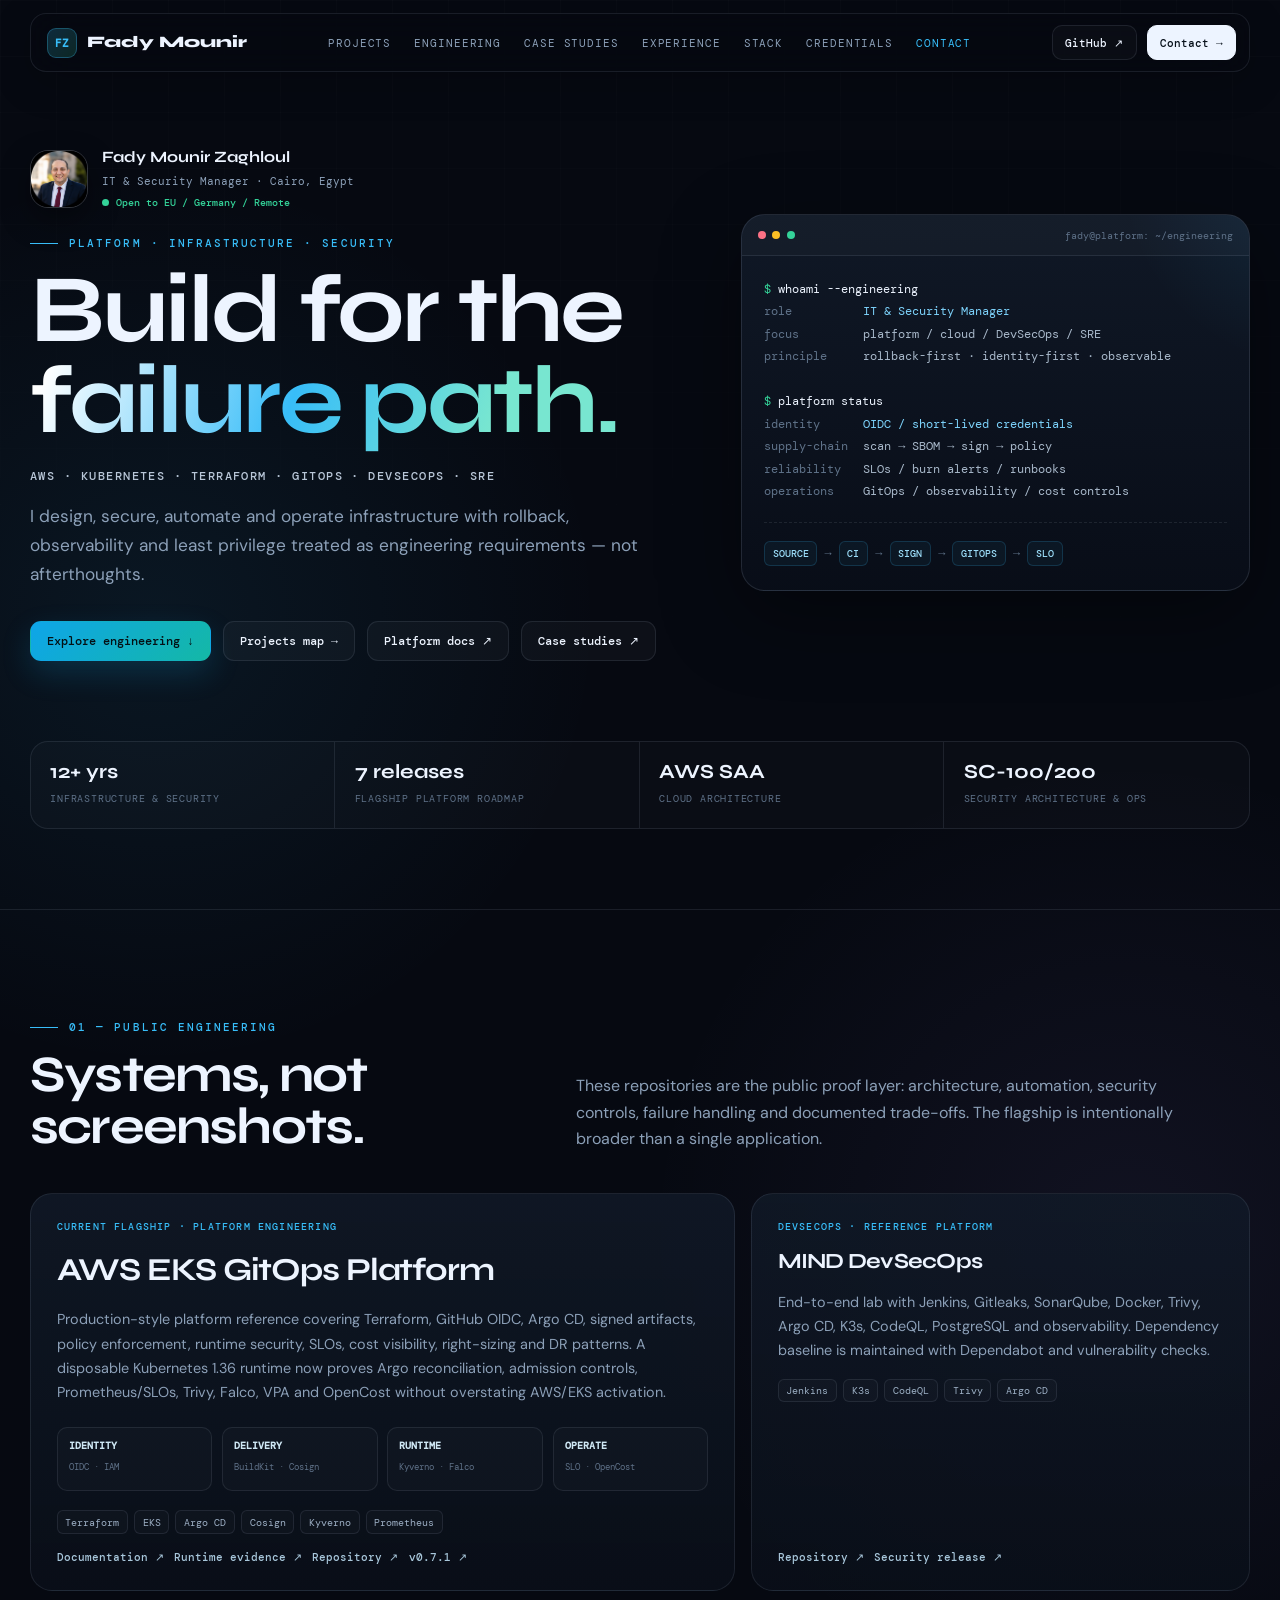
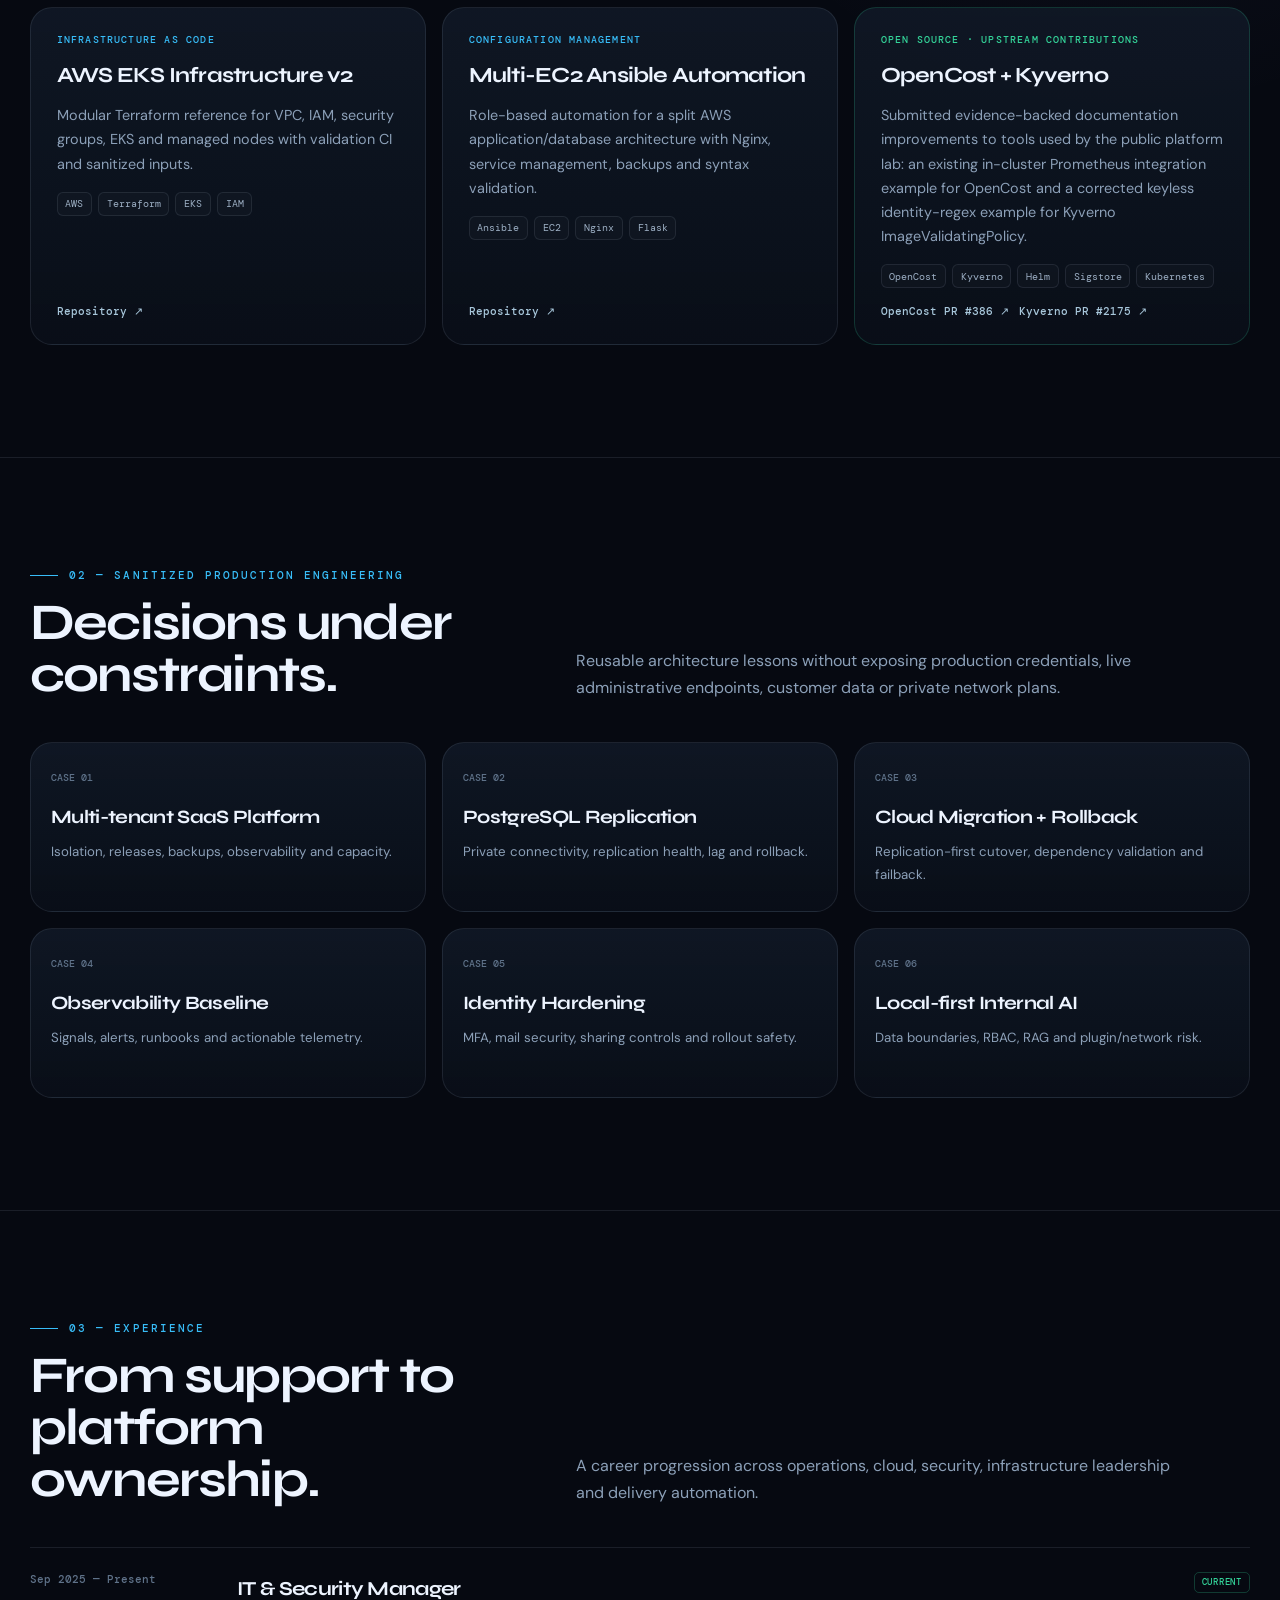
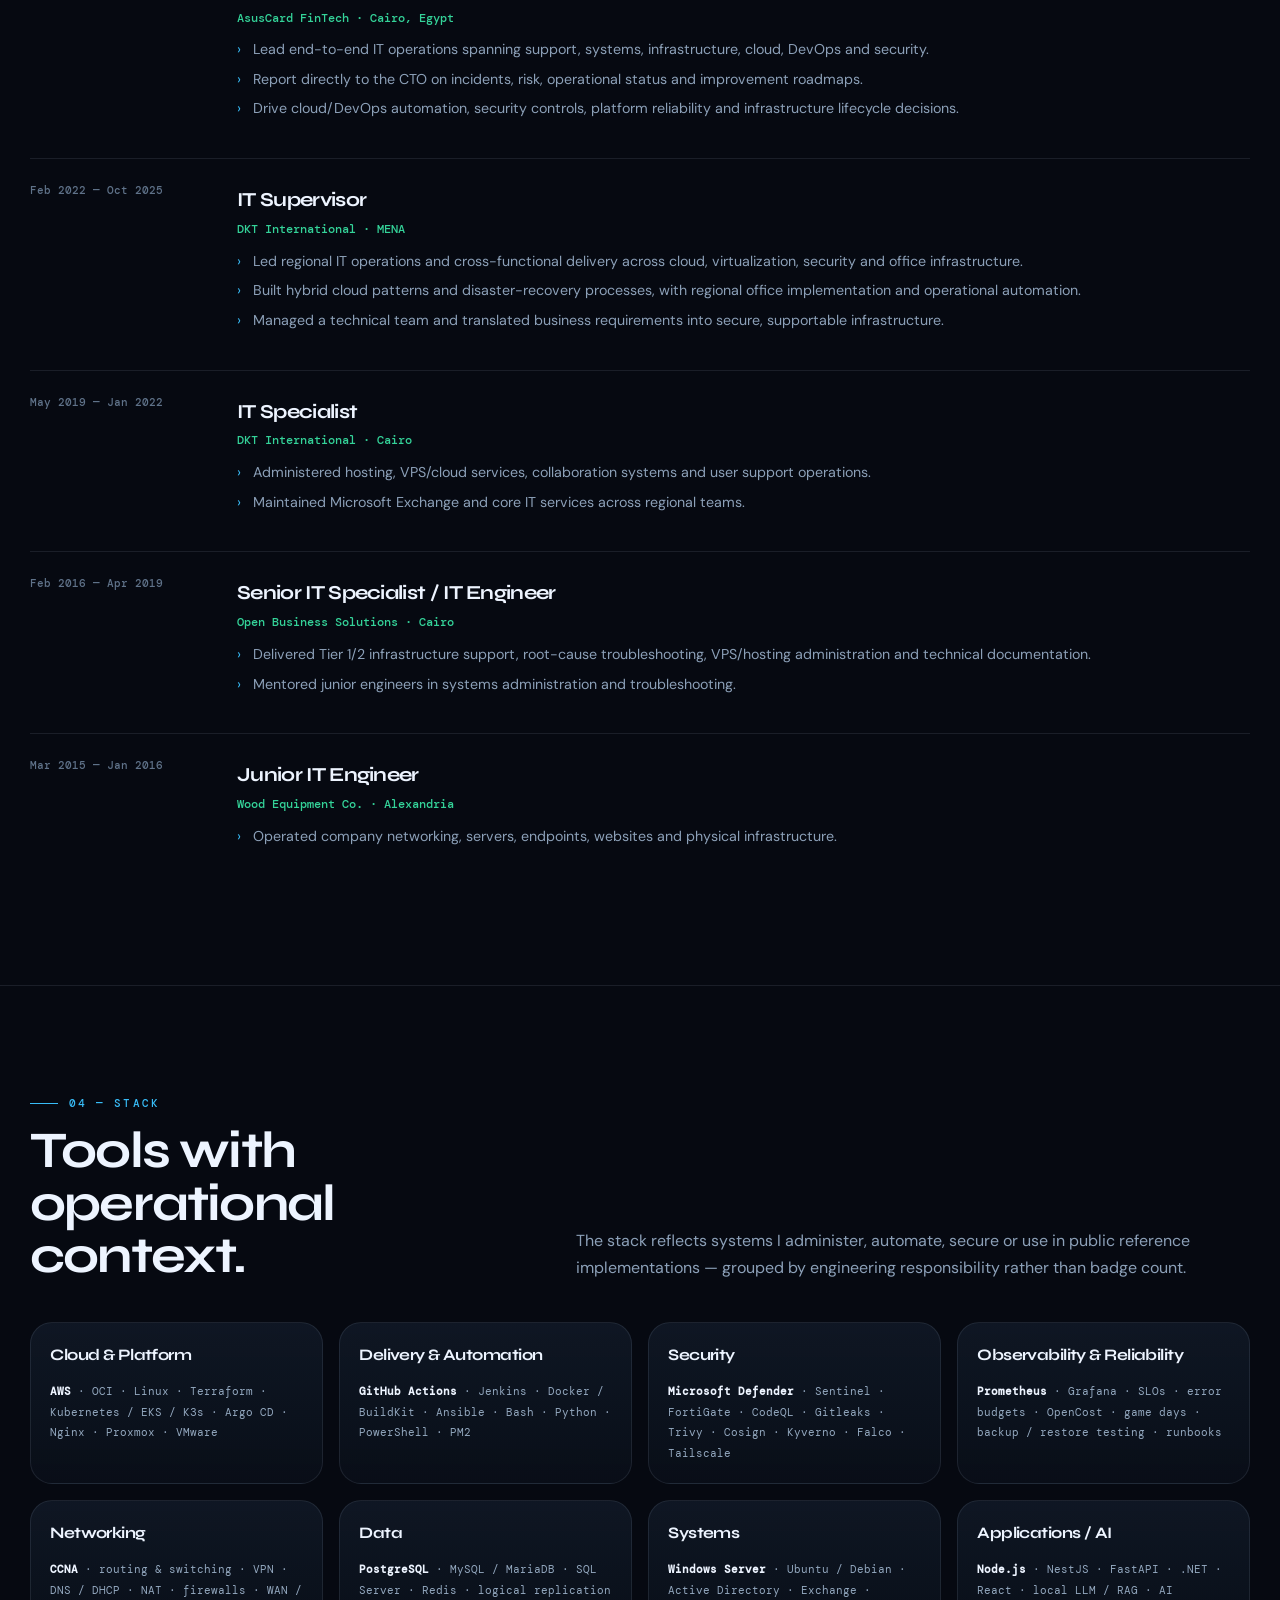
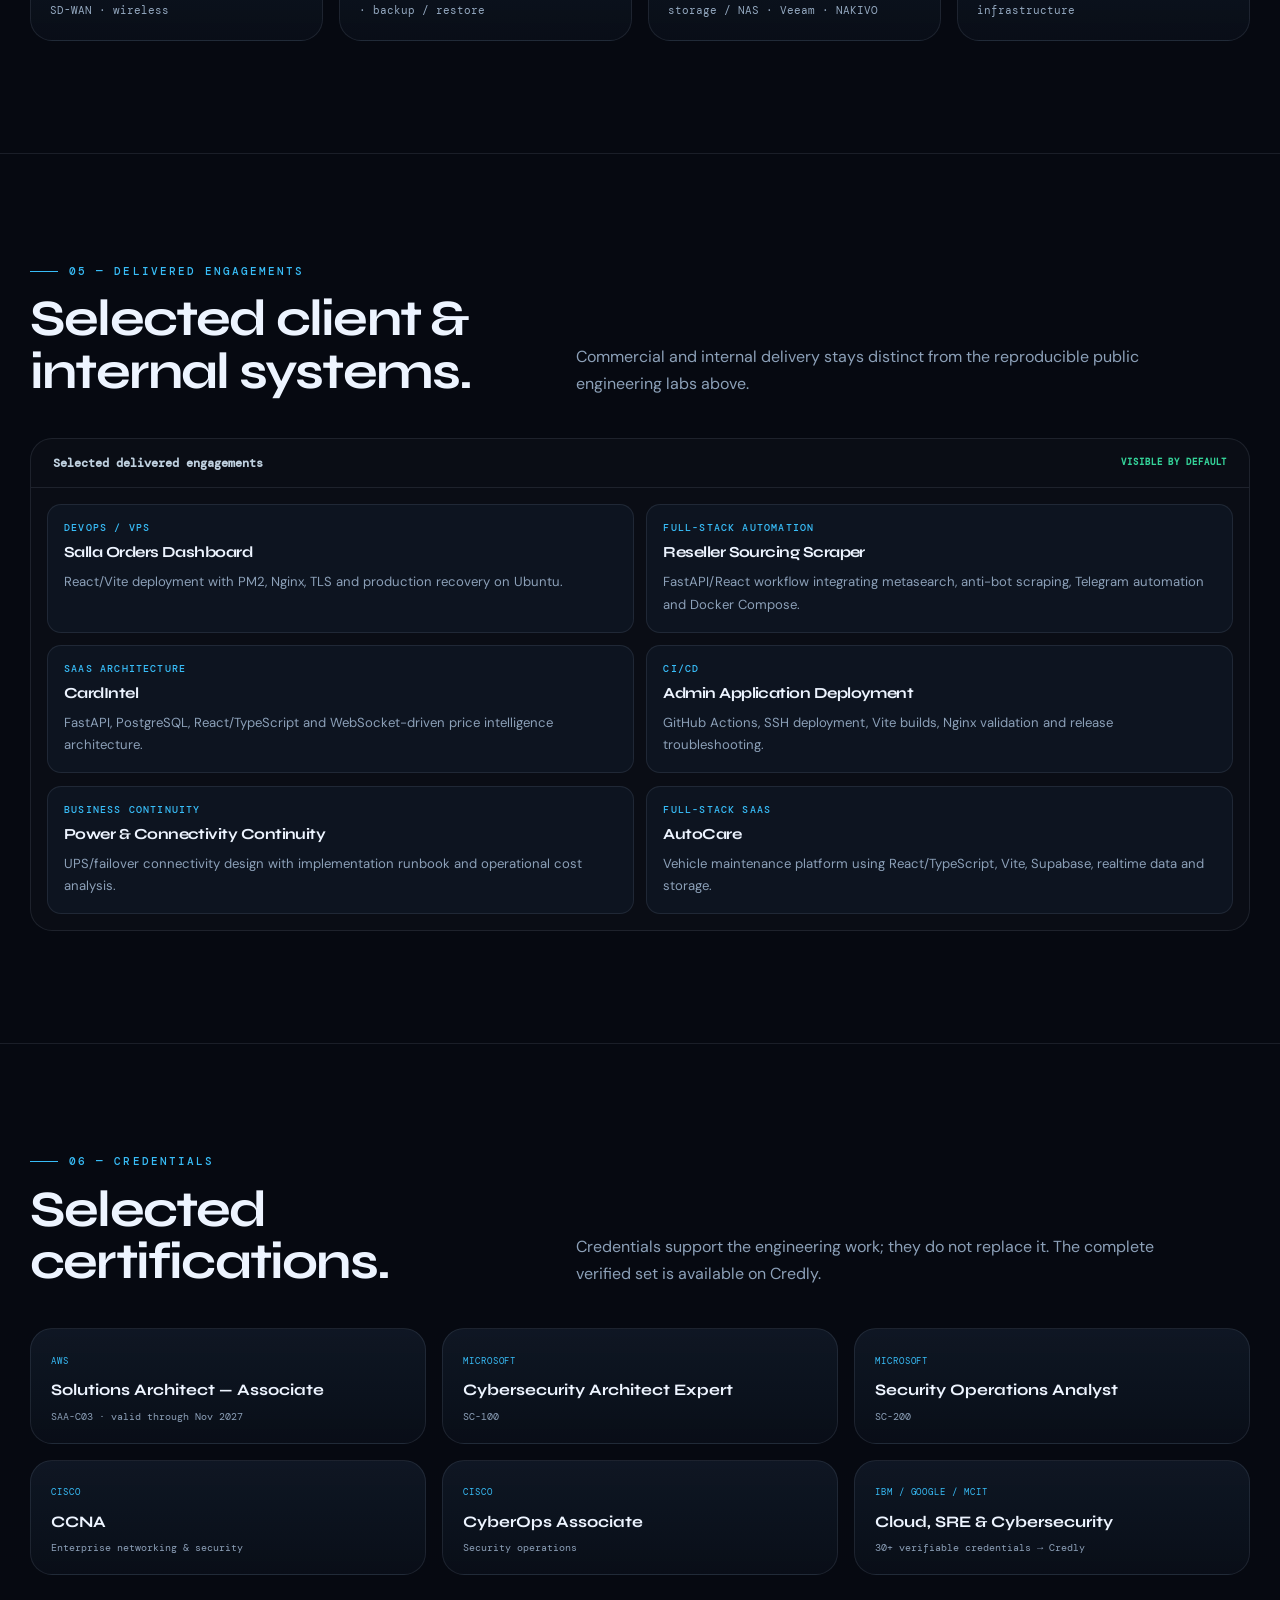
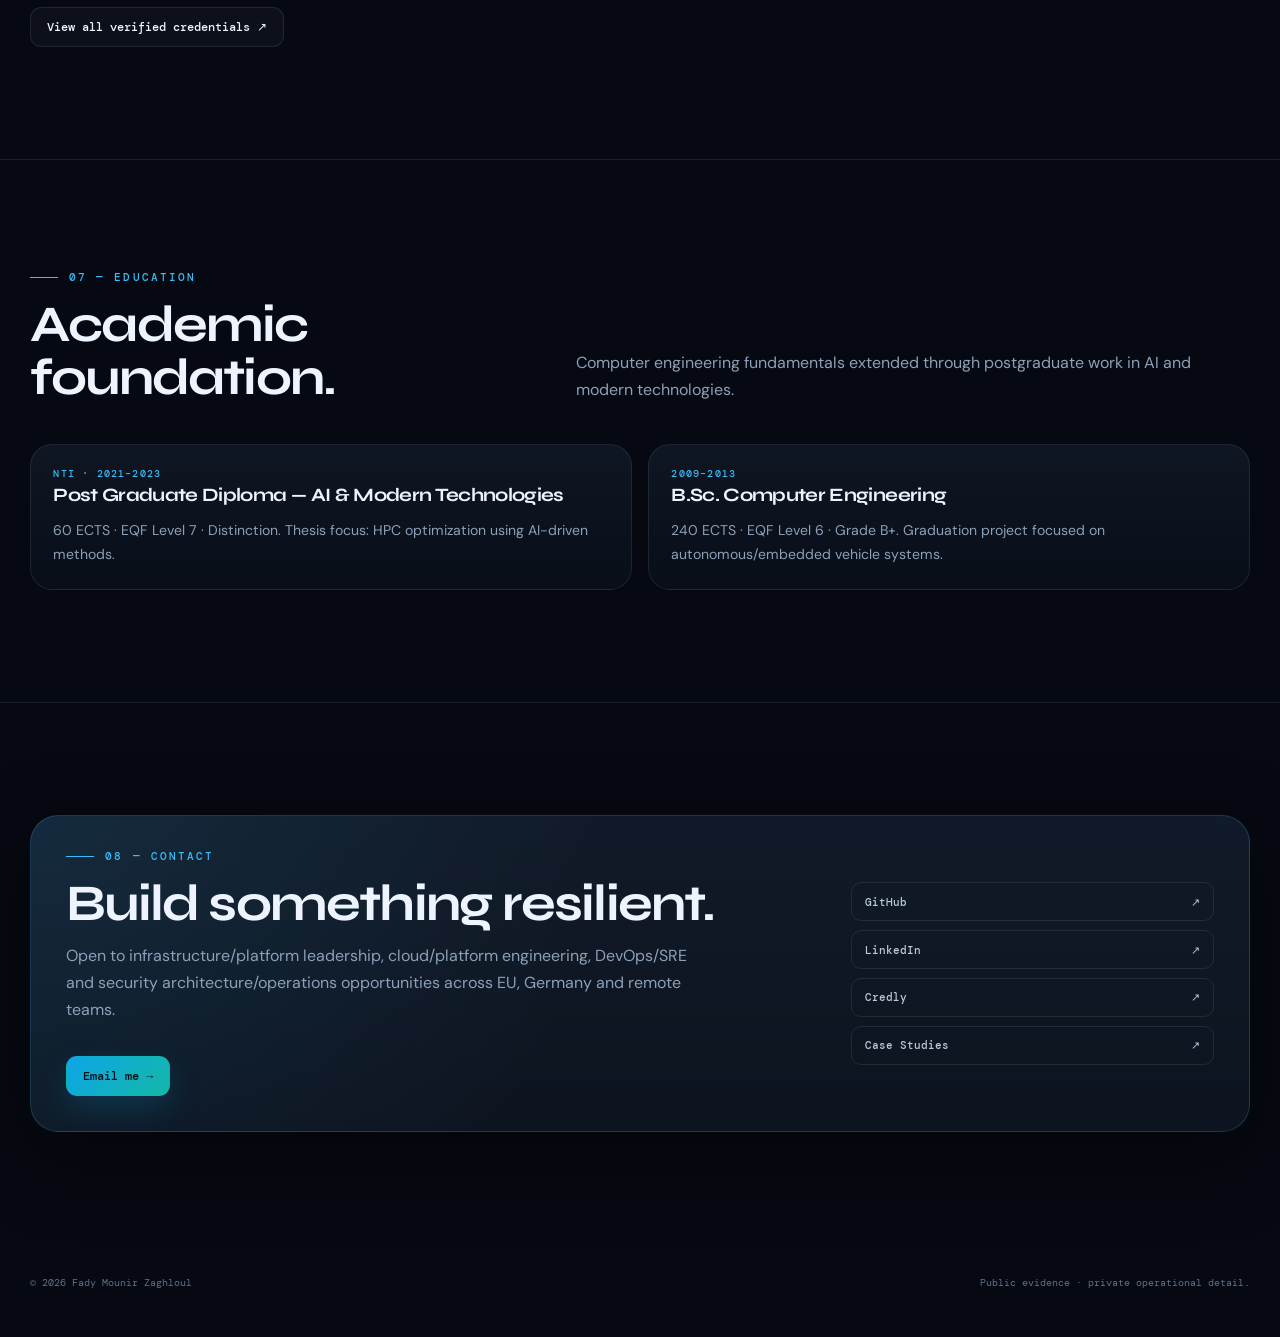
<file: index.html>
<!DOCTYPE html>
<html lang="en">
<head>
  <meta charset="UTF-8">
  <meta name="viewport" content="width=device-width,initial-scale=1">
  <title>Fady Mounir Zaghloul — Platform &amp; Security Engineering</title>
  <meta name="description" content="Engineering portfolio of Fady Mounir Zaghloul: AWS/EKS, Terraform, GitOps, DevSecOps, cybersecurity, SRE, observability, automation and production operations.">
  <meta name="theme-color" content="#060911">
  <link rel="canonical" href="https://fadyy2k.github.io/portfolio/">
  <link rel="icon" type="image/svg+xml" href="assets/favicon.svg">
  <meta property="og:type" content="website"><meta property="og:url" content="https://fadyy2k.github.io/portfolio/">
  <meta property="og:title" content="Fady Mounir Zaghloul — Platform, Infrastructure & Security Engineering">
  <meta property="og:description" content="Public engineering evidence across cloud platforms, DevSecOps, security, observability and reliability.">
  <meta property="og:image" content="https://fadyy2k.github.io/portfolio/assets/og-image.png">
  <meta property="og:image:width" content="1200"><meta property="og:image:height" content="630"><meta property="og:image:alt" content="Fady Mounir Zaghloul engineering portfolio">
  <meta name="twitter:card" content="summary_large_image"><meta name="twitter:title" content="Fady Mounir Zaghloul — Engineering Portfolio"><meta name="twitter:description" content="Platform engineering, infrastructure, DevSecOps, cybersecurity and SRE."><meta name="twitter:image" content="https://fadyy2k.github.io/portfolio/assets/og-image.png">
  <link rel="preconnect" href="https://fonts.googleapis.com"><link rel="preconnect" href="https://fonts.gstatic.com" crossorigin>
  <link href="https://fonts.googleapis.com/css2?family=Syne:wght@500;600;700;800&family=DM+Mono:wght@300;400;500&family=DM+Sans:ital,wght@0,300;0,400;0,500;0,600;1,400&display=swap" rel="stylesheet">
  <link rel="stylesheet" href="assets/style.css">
  <script type="application/ld+json">{"@context":"https://schema.org","@type":"Person","name":"Fady Mounir Zaghloul","url":"https://fadyy2k.github.io/portfolio/","jobTitle":"IT & Security Manager","sameAs":["https://github.com/fadyy2k","https://www.linkedin.com/in/fady-mounir-601331b6/","https://www.credly.com/users/fady-mounir-zaghloul"],"knowsAbout":["AWS","EKS","Kubernetes","Terraform","DevSecOps","Cybersecurity","Infrastructure Engineering","SRE","Observability","GitOps"],"address":{"@type":"PostalAddress","addressLocality":"Cairo","addressCountry":"EG"}}</script>
</head>
<body>
<a class="skip" href="#main-content">Skip to content</a>
<div class="nav-wrap"><nav class="nav" aria-label="Primary navigation">
  <a class="brand" href="#main-content"><span class="brand-mark">FZ</span><span>Fady Mounir</span></a>
  <ul class="nav-links" id="primary-nav">
    <li><a href="projects.html">Projects</a></li><li><a href="#engineering">Engineering</a></li><li><a href="#case-studies">Case Studies</a></li><li><a href="#experience">Experience</a></li><li><a href="#skills">Stack</a></li><li><a href="#certifications">Credentials</a></li><li><a href="#contact">Contact</a></li>
  </ul>
  <div class="nav-actions"><a class="icon-btn" href="https://github.com/fadyy2k" target="_blank" rel="noopener noreferrer">GitHub ↗</a><a class="nav-cta" href="mailto:fadyy2k@gmail.com">Contact →</a><button class="icon-btn menu" type="button" aria-controls="primary-nav" aria-expanded="false">Menu</button></div>
</nav></div>

<main id="main-content">
<section class="hero">
  <div class="container hero-grid">
    <div class="hero-copy reveal">
      <div class="identity"><img class="avatar" src="assets/profile.jpg" alt="Fady Mounir Zaghloul"><div><strong>Fady Mounir Zaghloul</strong><small>IT &amp; Security Manager · Cairo, Egypt</small><span class="avail"><i class="pulse"></i> Open to EU / Germany / Remote</span></div></div>
      <div class="eyebrow">Platform · Infrastructure · Security</div>
      <h1>Build for the <span class="accent">failure path.</span></h1>
      <p class="hero-role">AWS · Kubernetes · Terraform · GitOps · DevSecOps · SRE</p>
      <p class="hero-desc">I design, secure, automate and operate infrastructure with rollback, observability and least privilege treated as engineering requirements — not afterthoughts.</p>
      <div class="cta-row"><a class="btn primary" href="#engineering">Explore engineering ↓</a><a class="btn soft" href="projects.html">Projects map →</a><a class="btn soft" href="https://fadyy2k.github.io/platform-engineering-eks-gitops/" target="_blank" rel="noopener noreferrer">Platform docs ↗</a><a class="btn soft" href="https://github.com/fadyy2k/engineering-case-studies" target="_blank" rel="noopener noreferrer">Case studies ↗</a></div>
    </div>
    <div class="terminal reveal">
      <div class="term-head"><div class="dots"><i></i><i></i><i></i></div><span>fady@platform: ~/engineering</span></div>
      <div class="term-body"><div><span class="prompt">$</span> <span class="cmd">whoami --engineering</span></div>
        <div class="term-line"><span>role</span><span class="value">IT &amp; Security Manager</span></div><div class="term-line"><span>focus</span><span>platform / cloud / DevSecOps / SRE</span></div><div class="term-line"><span>principle</span><span>rollback-first · identity-first · observable</span></div><br>
        <div><span class="prompt">$</span> <span class="cmd">platform status</span></div><div class="term-line"><span>identity</span><span class="value">OIDC / short-lived credentials</span></div><div class="term-line"><span>supply-chain</span><span>scan → SBOM → sign → policy</span></div><div class="term-line"><span>reliability</span><span>SLOs / burn alerts / runbooks</span></div><div class="term-line"><span>operations</span><span>GitOps / observability / cost controls</span></div>
        <div class="pipeline"><span class="node">SOURCE</span><span class="arrow">→</span><span class="node">CI</span><span class="arrow">→</span><span class="node">SIGN</span><span class="arrow">→</span><span class="node">GITOPS</span><span class="arrow">→</span><span class="node">SLO</span></div>
      </div>
    </div>
    <div class="hero-strip reveal"><div class="metric"><b>12+ yrs</b><span>Infrastructure &amp; security</span></div><div class="metric"><b>7 releases</b><span>Flagship platform roadmap</span></div><div class="metric"><b>AWS SAA</b><span>Cloud architecture</span></div><div class="metric"><b>SC-100/200</b><span>Security architecture &amp; ops</span></div></div>
  </div>
</section>

<div class="divider"></div>
<section class="section" id="engineering"><div class="container">
  <div class="section-head reveal"><div><div class="eyebrow">01 — Public engineering</div><h2>Systems, not screenshots.</h2></div><p>These repositories are the public proof layer: architecture, automation, security controls, failure handling and documented trade-offs. The flagship is intentionally broader than a single application.</p></div>
  <div class="project-grid">
    <article class="card project flagship reveal"><div class="kicker">Current flagship · Platform engineering</div><h3>AWS EKS GitOps Platform</h3><p>Production-style platform reference covering Terraform, GitHub OIDC, Argo CD, signed artifacts, policy enforcement, runtime security, SLOs, cost visibility, right-sizing and DR patterns. A disposable Kubernetes 1.36 runtime now proves Argo reconciliation, admission controls, Prometheus/SLOs, Trivy, Falco, VPA and OpenCost without overstating AWS/EKS activation.</p><div class="arch"><div><b>IDENTITY</b><small>OIDC · IAM</small></div><div><b>DELIVERY</b><small>BuildKit · Cosign</small></div><div><b>RUNTIME</b><small>Kyverno · Falco</small></div><div><b>OPERATE</b><small>SLO · OpenCost</small></div></div><div class="tags"><span class="tag">Terraform</span><span class="tag">EKS</span><span class="tag">Argo CD</span><span class="tag">Cosign</span><span class="tag">Kyverno</span><span class="tag">Prometheus</span></div><div class="link-row"><a class="text-link" href="https://fadyy2k.github.io/platform-engineering-eks-gitops/" target="_blank" rel="noopener noreferrer">Documentation ↗</a><a class="text-link" href="https://fadyy2k.github.io/platform-engineering-eks-gitops/LOCAL_RUNTIME/" target="_blank" rel="noopener noreferrer">Runtime evidence ↗</a><a class="text-link" href="https://github.com/fadyy2k/platform-engineering-eks-gitops" target="_blank" rel="noopener noreferrer">Repository ↗</a><a class="text-link" href="https://github.com/fadyy2k/platform-engineering-eks-gitops/releases/tag/v0.7.1" target="_blank" rel="noopener noreferrer">v0.7.1 ↗</a></div></article>
    <article class="card project mind reveal"><div class="kicker">DevSecOps · Reference platform</div><h3>MIND DevSecOps</h3><p>End-to-end lab with Jenkins, Gitleaks, SonarQube, Docker, Trivy, Argo CD, K3s, CodeQL, PostgreSQL and observability. Dependency baseline is maintained with Dependabot and vulnerability checks.</p><div class="tags"><span class="tag">Jenkins</span><span class="tag">K3s</span><span class="tag">CodeQL</span><span class="tag">Trivy</span><span class="tag">Argo CD</span></div><div class="link-row"><a class="text-link" href="https://github.com/fadyy2k/depi-mind-app-v2" target="_blank" rel="noopener noreferrer">Repository ↗</a><a class="text-link" href="https://github.com/fadyy2k/depi-mind-app-v2/releases/tag/v1.1.0" target="_blank" rel="noopener noreferrer">Security release ↗</a></div></article>
    <article class="card project infra reveal"><div class="kicker">Infrastructure as Code</div><h3>AWS EKS Infrastructure v2</h3><p>Modular Terraform reference for VPC, IAM, security groups, EKS and managed nodes with validation CI and sanitized inputs.</p><div class="tags"><span class="tag">AWS</span><span class="tag">Terraform</span><span class="tag">EKS</span><span class="tag">IAM</span></div><div class="link-row"><a class="text-link" href="https://github.com/fadyy2k/depi-helloapp-infra-v2" target="_blank" rel="noopener noreferrer">Repository ↗</a></div></article>
    <article class="card project ansible reveal"><div class="kicker">Configuration management</div><h3>Multi-EC2 Ansible Automation</h3><p>Role-based automation for a split AWS application/database architecture with Nginx, service management, backups and syntax validation.</p><div class="tags"><span class="tag">Ansible</span><span class="tag">EC2</span><span class="tag">Nginx</span><span class="tag">Flask</span></div><div class="link-row"><a class="text-link" href="https://github.com/fadyy2k/notesapp-multi-ec2-ansible" target="_blank" rel="noopener noreferrer">Repository ↗</a></div></article>
    <article class="card project oss reveal"><div class="kicker">Open source · Upstream contributions</div><h3>OpenCost + Kyverno</h3><p>Submitted evidence-backed documentation improvements to tools used by the public platform lab: an existing in-cluster Prometheus integration example for OpenCost and a corrected keyless identity-regex example for Kyverno ImageValidatingPolicy.</p><div class="tags"><span class="tag">OpenCost</span><span class="tag">Kyverno</span><span class="tag">Helm</span><span class="tag">Sigstore</span><span class="tag">Kubernetes</span></div><div class="link-row"><a class="text-link" href="https://github.com/opencost/opencost-helm-chart/pull/386" target="_blank" rel="noopener noreferrer">OpenCost PR #386 ↗</a><a class="text-link" href="https://github.com/kyverno/website/pull/2175" target="_blank" rel="noopener noreferrer">Kyverno PR #2175 ↗</a></div></article>
  </div>
</div></section>

<div class="divider"></div>
<section class="section" id="case-studies"><div class="container">
  <div class="section-head reveal"><div><div class="eyebrow">02 — Sanitized production engineering</div><h2>Decisions under constraints.</h2></div><p>Reusable architecture lessons without exposing production credentials, live administrative endpoints, customer data or private network plans.</p></div>
  <div class="case-grid">
    <a class="card case reveal" href="https://github.com/fadyy2k/engineering-case-studies/blob/main/case-studies/01-multi-tenant-saas-platform.md" target="_blank" rel="noopener noreferrer"><span class="num">CASE 01</span><h3>Multi-tenant SaaS Platform</h3><p>Isolation, releases, backups, observability and capacity.</p></a>
    <a class="card case reveal" href="https://github.com/fadyy2k/engineering-case-studies/blob/main/case-studies/02-cross-site-postgresql-replication.md" target="_blank" rel="noopener noreferrer"><span class="num">CASE 02</span><h3>PostgreSQL Replication</h3><p>Private connectivity, replication health, lag and rollback.</p></a>
    <a class="card case reveal" href="https://github.com/fadyy2k/engineering-case-studies/blob/main/case-studies/03-cloud-migration-with-rollback.md" target="_blank" rel="noopener noreferrer"><span class="num">CASE 03</span><h3>Cloud Migration + Rollback</h3><p>Replication-first cutover, dependency validation and failback.</p></a>
    <a class="card case reveal" href="https://github.com/fadyy2k/engineering-case-studies/blob/main/case-studies/04-observability-baseline.md" target="_blank" rel="noopener noreferrer"><span class="num">CASE 04</span><h3>Observability Baseline</h3><p>Signals, alerts, runbooks and actionable telemetry.</p></a>
    <a class="card case reveal" href="https://github.com/fadyy2k/engineering-case-studies/blob/main/case-studies/05-identity-security-hardening.md" target="_blank" rel="noopener noreferrer"><span class="num">CASE 05</span><h3>Identity Hardening</h3><p>MFA, mail security, sharing controls and rollout safety.</p></a>
    <a class="card case reveal" href="https://github.com/fadyy2k/engineering-case-studies/blob/main/case-studies/06-local-first-ai-platform.md" target="_blank" rel="noopener noreferrer"><span class="num">CASE 06</span><h3>Local-first Internal AI</h3><p>Data boundaries, RBAC, RAG and plugin/network risk.</p></a>
  </div>
</div></section>

<div class="divider"></div>
<section class="section" id="experience"><div class="container">
  <div class="section-head reveal"><div><div class="eyebrow">03 — Experience</div><h2>From support to platform ownership.</h2></div><p>A career progression across operations, cloud, security, infrastructure leadership and delivery automation.</p></div>
  <div class="timeline">
    <article class="role reveal"><time>Sep 2025 — Present</time><div><div class="role-head"><h3>IT &amp; Security Manager</h3><span class="current">Current</span></div><div class="company">AsusCard FinTech · Cairo, Egypt</div><ul><li>Lead end-to-end IT operations spanning support, systems, infrastructure, cloud, DevOps and security.</li><li>Report directly to the CTO on incidents, risk, operational status and improvement roadmaps.</li><li>Drive cloud/DevOps automation, security controls, platform reliability and infrastructure lifecycle decisions.</li></ul></div></article>
    <article class="role reveal"><time>Feb 2022 — Oct 2025</time><div><div class="role-head"><h3>IT Supervisor</h3></div><div class="company">DKT International · MENA</div><ul><li>Led regional IT operations and cross-functional delivery across cloud, virtualization, security and office infrastructure.</li><li>Built hybrid cloud patterns and disaster-recovery processes, with regional office implementation and operational automation.</li><li>Managed a technical team and translated business requirements into secure, supportable infrastructure.</li></ul></div></article>
    <article class="role reveal"><time>May 2019 — Jan 2022</time><div><div class="role-head"><h3>IT Specialist</h3></div><div class="company">DKT International · Cairo</div><ul><li>Administered hosting, VPS/cloud services, collaboration systems and user support operations.</li><li>Maintained Microsoft Exchange and core IT services across regional teams.</li></ul></div></article>
    <article class="role reveal"><time>Feb 2016 — Apr 2019</time><div><div class="role-head"><h3>Senior IT Specialist / IT Engineer</h3></div><div class="company">Open Business Solutions · Cairo</div><ul><li>Delivered Tier 1/2 infrastructure support, root-cause troubleshooting, VPS/hosting administration and technical documentation.</li><li>Mentored junior engineers in systems administration and troubleshooting.</li></ul></div></article>
    <article class="role reveal"><time>Mar 2015 — Jan 2016</time><div><div class="role-head"><h3>Junior IT Engineer</h3></div><div class="company">Wood Equipment Co. · Alexandria</div><ul><li>Operated company networking, servers, endpoints, websites and physical infrastructure.</li></ul></div></article>
  </div>
</div></section>

<div class="divider"></div>
<section class="section" id="skills"><div class="container">
  <div class="section-head reveal"><div><div class="eyebrow">04 — Stack</div><h2>Tools with operational context.</h2></div><p>The stack reflects systems I administer, automate, secure or use in public reference implementations — grouped by engineering responsibility rather than badge count.</p></div>
  <div class="stack-grid">
    <article class="card stack reveal"><h3>Cloud &amp; Platform</h3><p><strong>AWS</strong> · OCI · Linux · Terraform · Kubernetes / EKS / K3s · Argo CD · Nginx · Proxmox · VMware</p></article>
    <article class="card stack reveal"><h3>Delivery &amp; Automation</h3><p><strong>GitHub Actions</strong> · Jenkins · Docker / BuildKit · Ansible · Bash · Python · PowerShell · PM2</p></article>
    <article class="card stack reveal"><h3>Security</h3><p><strong>Microsoft Defender</strong> · Sentinel · FortiGate · CodeQL · Gitleaks · Trivy · Cosign · Kyverno · Falco · Tailscale</p></article>
    <article class="card stack reveal"><h3>Observability &amp; Reliability</h3><p><strong>Prometheus</strong> · Grafana · SLOs · error budgets · OpenCost · game days · backup / restore testing · runbooks</p></article>
    <article class="card stack reveal"><h3>Networking</h3><p><strong>CCNA</strong> · routing &amp; switching · VPN · DNS / DHCP · NAT · firewalls · WAN / SD-WAN · wireless</p></article>
    <article class="card stack reveal"><h3>Data</h3><p><strong>PostgreSQL</strong> · MySQL / MariaDB · SQL Server · Redis · logical replication · backup / restore</p></article>
    <article class="card stack reveal"><h3>Systems</h3><p><strong>Windows Server</strong> · Ubuntu / Debian · Active Directory · Exchange · storage / NAS · Veeam · NAKIVO</p></article>
    <article class="card stack reveal"><h3>Applications / AI</h3><p><strong>Node.js</strong> · NestJS · FastAPI · .NET · React · local LLM / RAG · AI infrastructure</p></article>
  </div>
</div></section>

<div class="divider"></div>
<section class="section" id="services"><div class="container">
  <div class="section-head reveal"><div><div class="eyebrow">05 — Delivered engagements</div><h2>Selected client &amp; internal systems.</h2></div><p>Commercial and internal delivery stays distinct from the reproducible public engineering labs above.</p></div>
  <div class="engagements reveal"><div class="engagements-head"><span>Selected delivered engagements</span><span>VISIBLE BY DEFAULT</span></div><div class="eng-grid">
    <article class="eng"><div class="kicker">DevOps / VPS</div><h3>Salla Orders Dashboard</h3><p>React/Vite deployment with PM2, Nginx, TLS and production recovery on Ubuntu.</p></article>
    <article class="eng"><div class="kicker">Full-stack automation</div><h3>Reseller Sourcing Scraper</h3><p>FastAPI/React workflow integrating metasearch, anti-bot scraping, Telegram automation and Docker Compose.</p></article>
    <article class="eng"><div class="kicker">SaaS architecture</div><h3>CardIntel</h3><p>FastAPI, PostgreSQL, React/TypeScript and WebSocket-driven price intelligence architecture.</p></article>
    <article class="eng"><div class="kicker">CI/CD</div><h3>Admin Application Deployment</h3><p>GitHub Actions, SSH deployment, Vite builds, Nginx validation and release troubleshooting.</p></article>
    <article class="eng"><div class="kicker">Business continuity</div><h3>Power &amp; Connectivity Continuity</h3><p>UPS/failover connectivity design with implementation runbook and operational cost analysis.</p></article>
    <article class="eng"><div class="kicker">Full-stack SaaS</div><h3>AutoCare</h3><p>Vehicle maintenance platform using React/TypeScript, Vite, Supabase, realtime data and storage.</p></article>
  </div></div>
</div></section>

<div class="divider"></div>
<section class="section" id="certifications"><div class="container">
  <div class="section-head reveal"><div><div class="eyebrow">06 — Credentials</div><h2>Selected certifications.</h2></div><p>Credentials support the engineering work; they do not replace it. The complete verified set is available on Credly.</p></div>
  <div class="cert-grid">
    <article class="card cert reveal"><span class="vendor">AWS</span><strong>Solutions Architect — Associate</strong><span>SAA-C03 · valid through Nov 2027</span></article>
    <article class="card cert reveal"><span class="vendor">Microsoft</span><strong>Cybersecurity Architect Expert</strong><span>SC-100</span></article>
    <article class="card cert reveal"><span class="vendor">Microsoft</span><strong>Security Operations Analyst</strong><span>SC-200</span></article>
    <article class="card cert reveal"><span class="vendor">Cisco</span><strong>CCNA</strong><span>Enterprise networking &amp; security</span></article>
    <article class="card cert reveal"><span class="vendor">Cisco</span><strong>CyberOps Associate</strong><span>Security operations</span></article>
    <article class="card cert reveal"><span class="vendor">IBM / Google / MCIT</span><strong>Cloud, SRE &amp; Cybersecurity</strong><span>30+ verifiable credentials → Credly</span></article>
  </div>
  <div class="cta-row reveal"><a class="btn soft" href="https://www.credly.com/users/fady-mounir-zaghloul" target="_blank" rel="noopener noreferrer">View all verified credentials ↗</a></div>
</div></section>

<div class="divider"></div>
<section class="section" id="education"><div class="container">
  <div class="section-head reveal"><div><div class="eyebrow">07 — Education</div><h2>Academic foundation.</h2></div><p>Computer engineering fundamentals extended through postgraduate work in AI and modern technologies.</p></div>
  <div class="edu-grid"><article class="card edu reveal"><div class="kicker">NTI · 2021–2023</div><h3>Post Graduate Diploma — AI &amp; Modern Technologies</h3><p>60 ECTS · EQF Level 7 · Distinction. Thesis focus: HPC optimization using AI-driven methods.</p></article><article class="card edu reveal"><div class="kicker">2009–2013</div><h3>B.Sc. Computer Engineering</h3><p>240 ECTS · EQF Level 6 · Grade B+. Graduation project focused on autonomous/embedded vehicle systems.</p></article></div>
</div></section>

<div class="divider"></div>
<section class="section" id="contact"><div class="container">
  <div class="contact-card reveal"><div><div class="eyebrow">08 — Contact</div><h2>Build something resilient.</h2><p>Open to infrastructure/platform leadership, cloud/platform engineering, DevOps/SRE and security architecture/operations opportunities across EU, Germany and remote teams.</p><div class="cta-row"><a class="btn primary" href="mailto:fadyy2k@gmail.com">Email me →</a></div></div><div class="contact-links"><a href="https://github.com/fadyy2k" target="_blank" rel="noopener noreferrer"><span>GitHub</span><span>↗</span></a><a href="https://www.linkedin.com/in/fady-mounir-601331b6/" target="_blank" rel="noopener noreferrer"><span>LinkedIn</span><span>↗</span></a><a href="https://www.credly.com/users/fady-mounir-zaghloul" target="_blank" rel="noopener noreferrer"><span>Credly</span><span>↗</span></a><a href="https://github.com/fadyy2k/engineering-case-studies" target="_blank" rel="noopener noreferrer"><span>Case Studies</span><span>↗</span></a></div></div>
</div></section>
</main>
<footer class="container"><span>© <span data-year></span> Fady Mounir Zaghloul</span><span>Public evidence · private operational detail.</span></footer>
<script src="assets/app.js" defer></script>
</body>
</html>
</file>
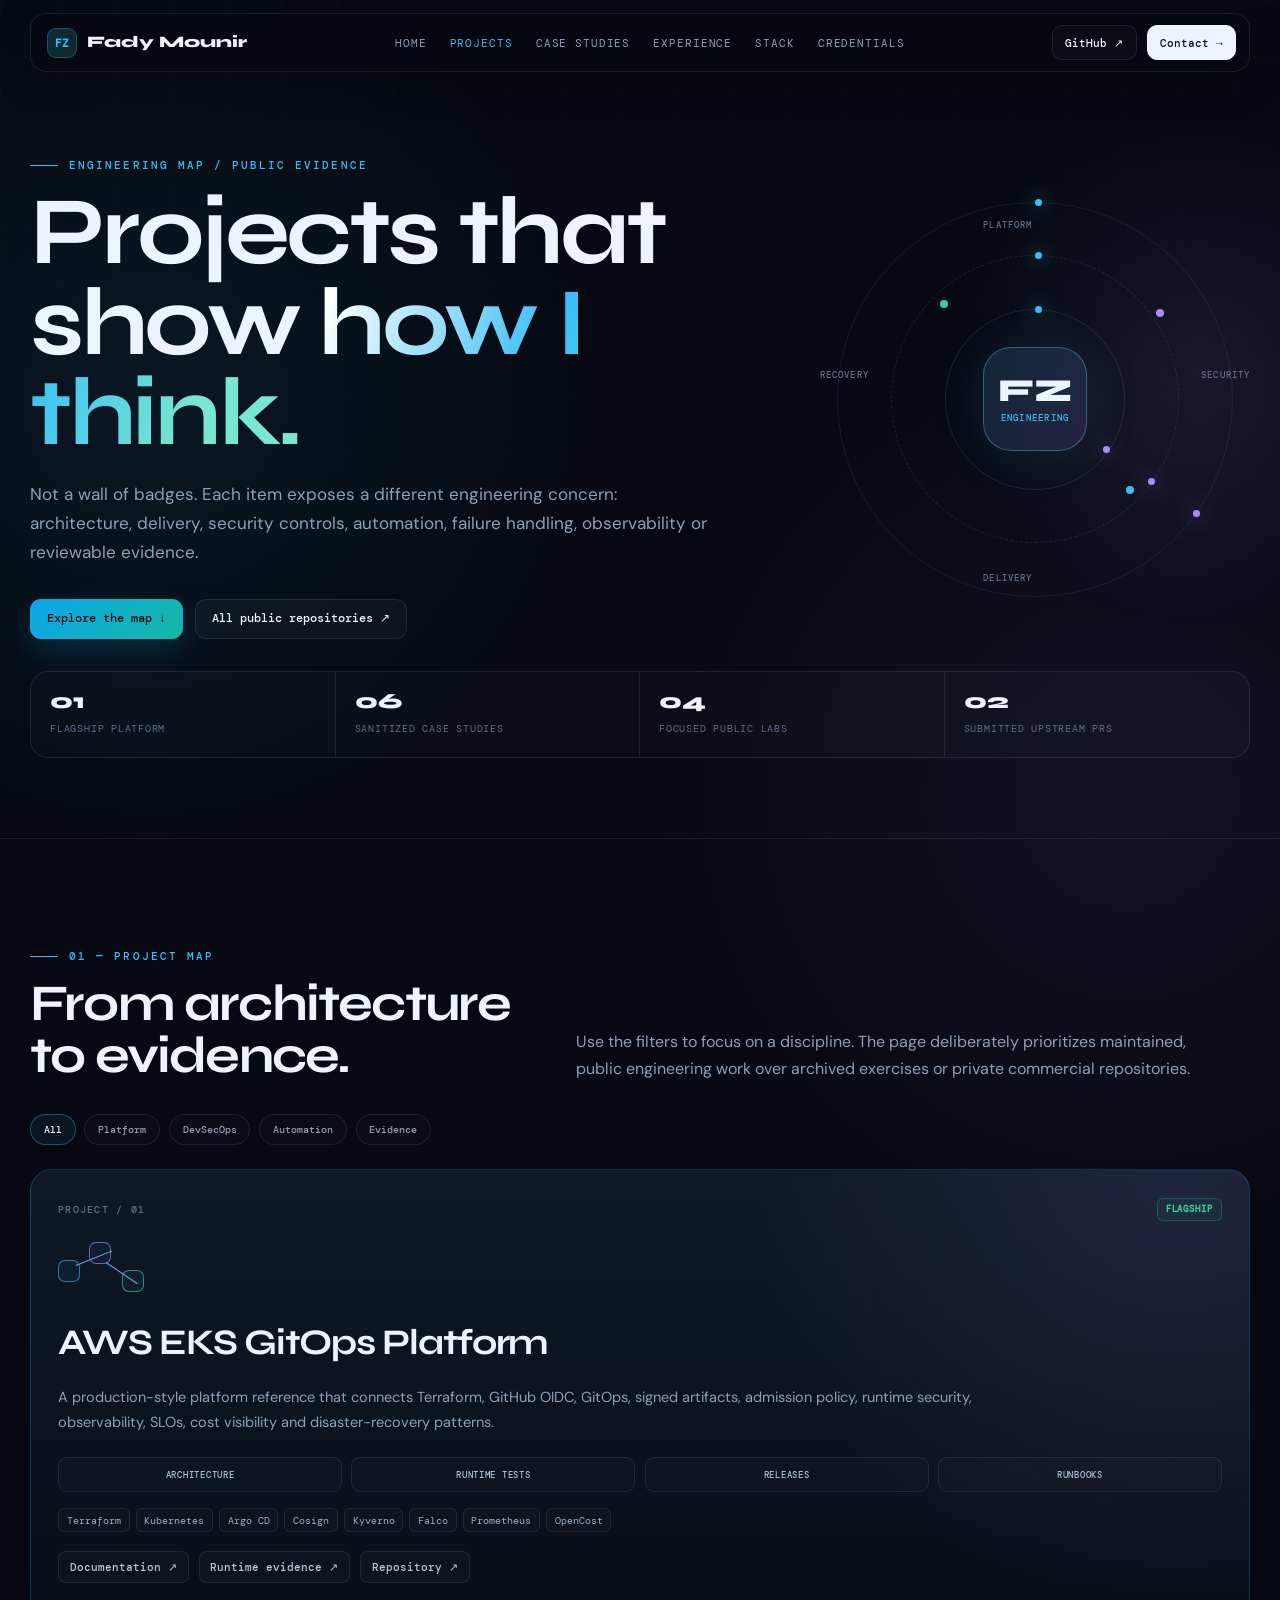
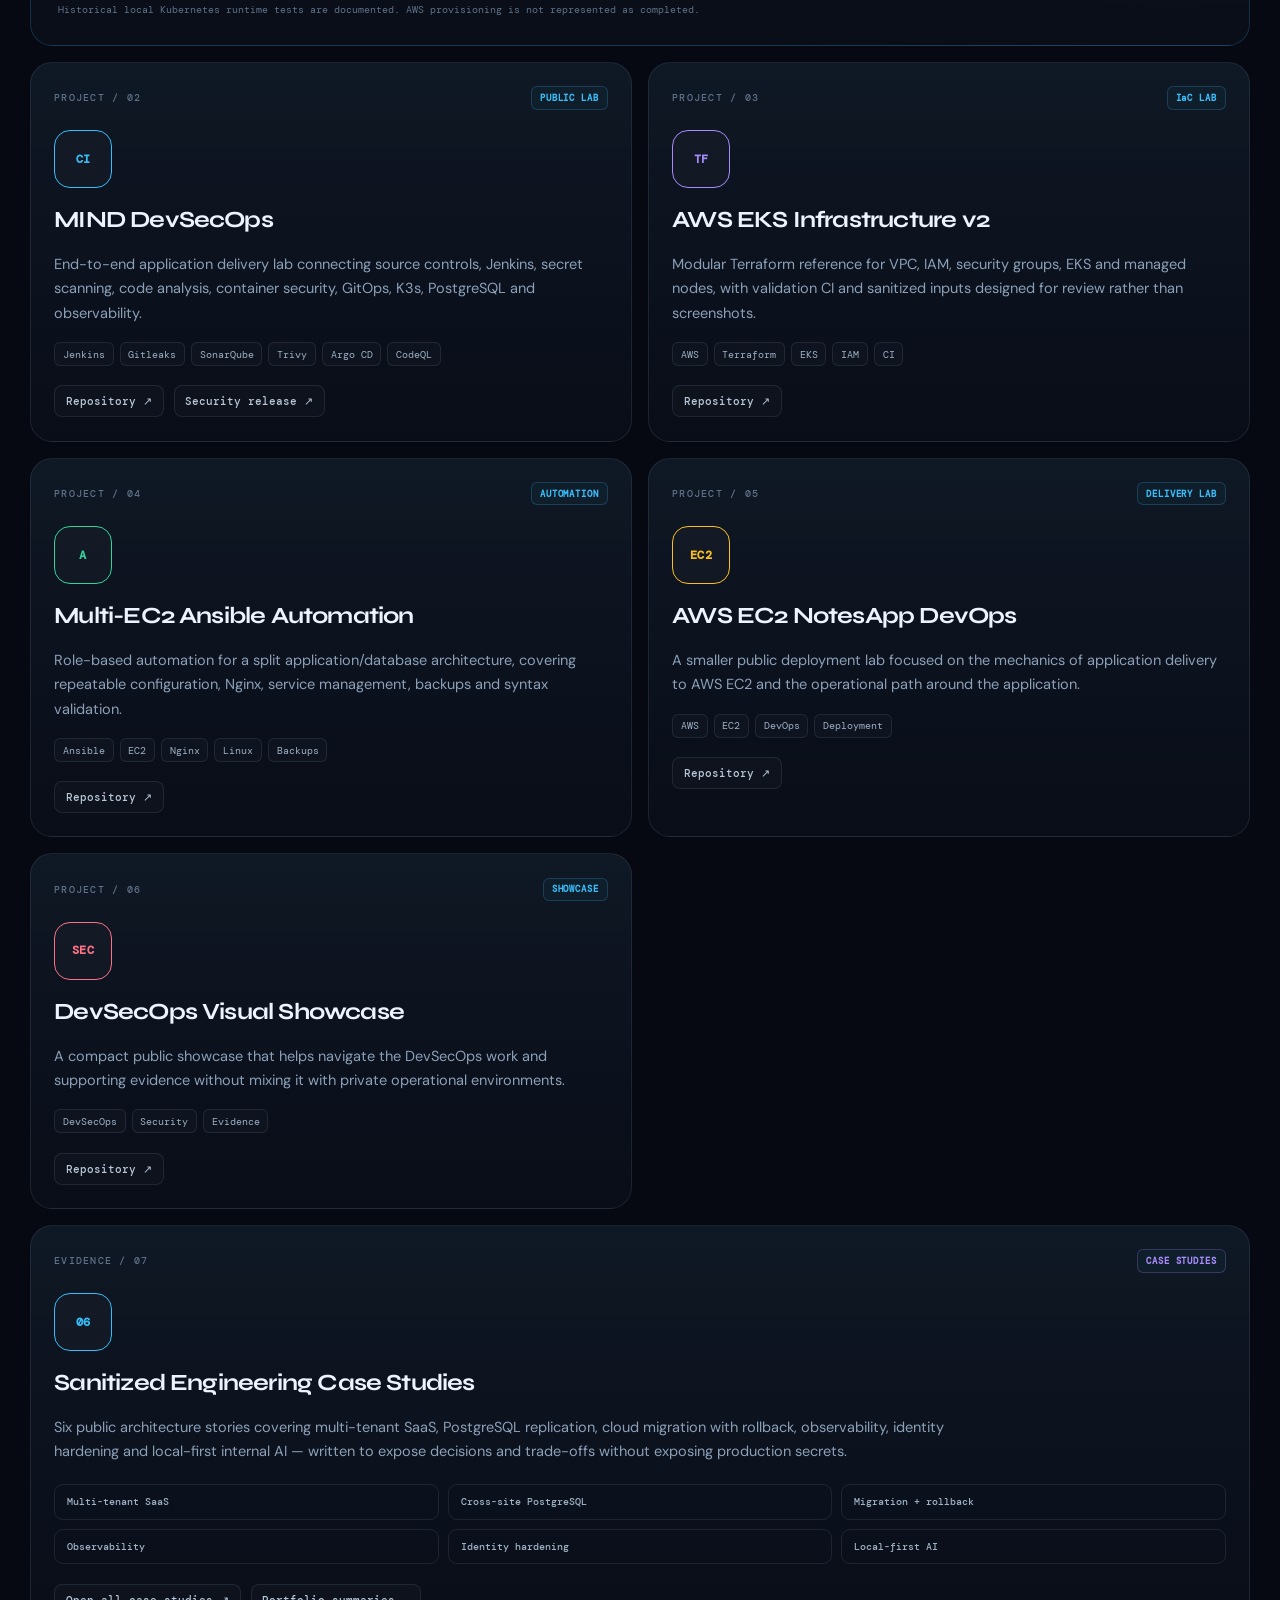
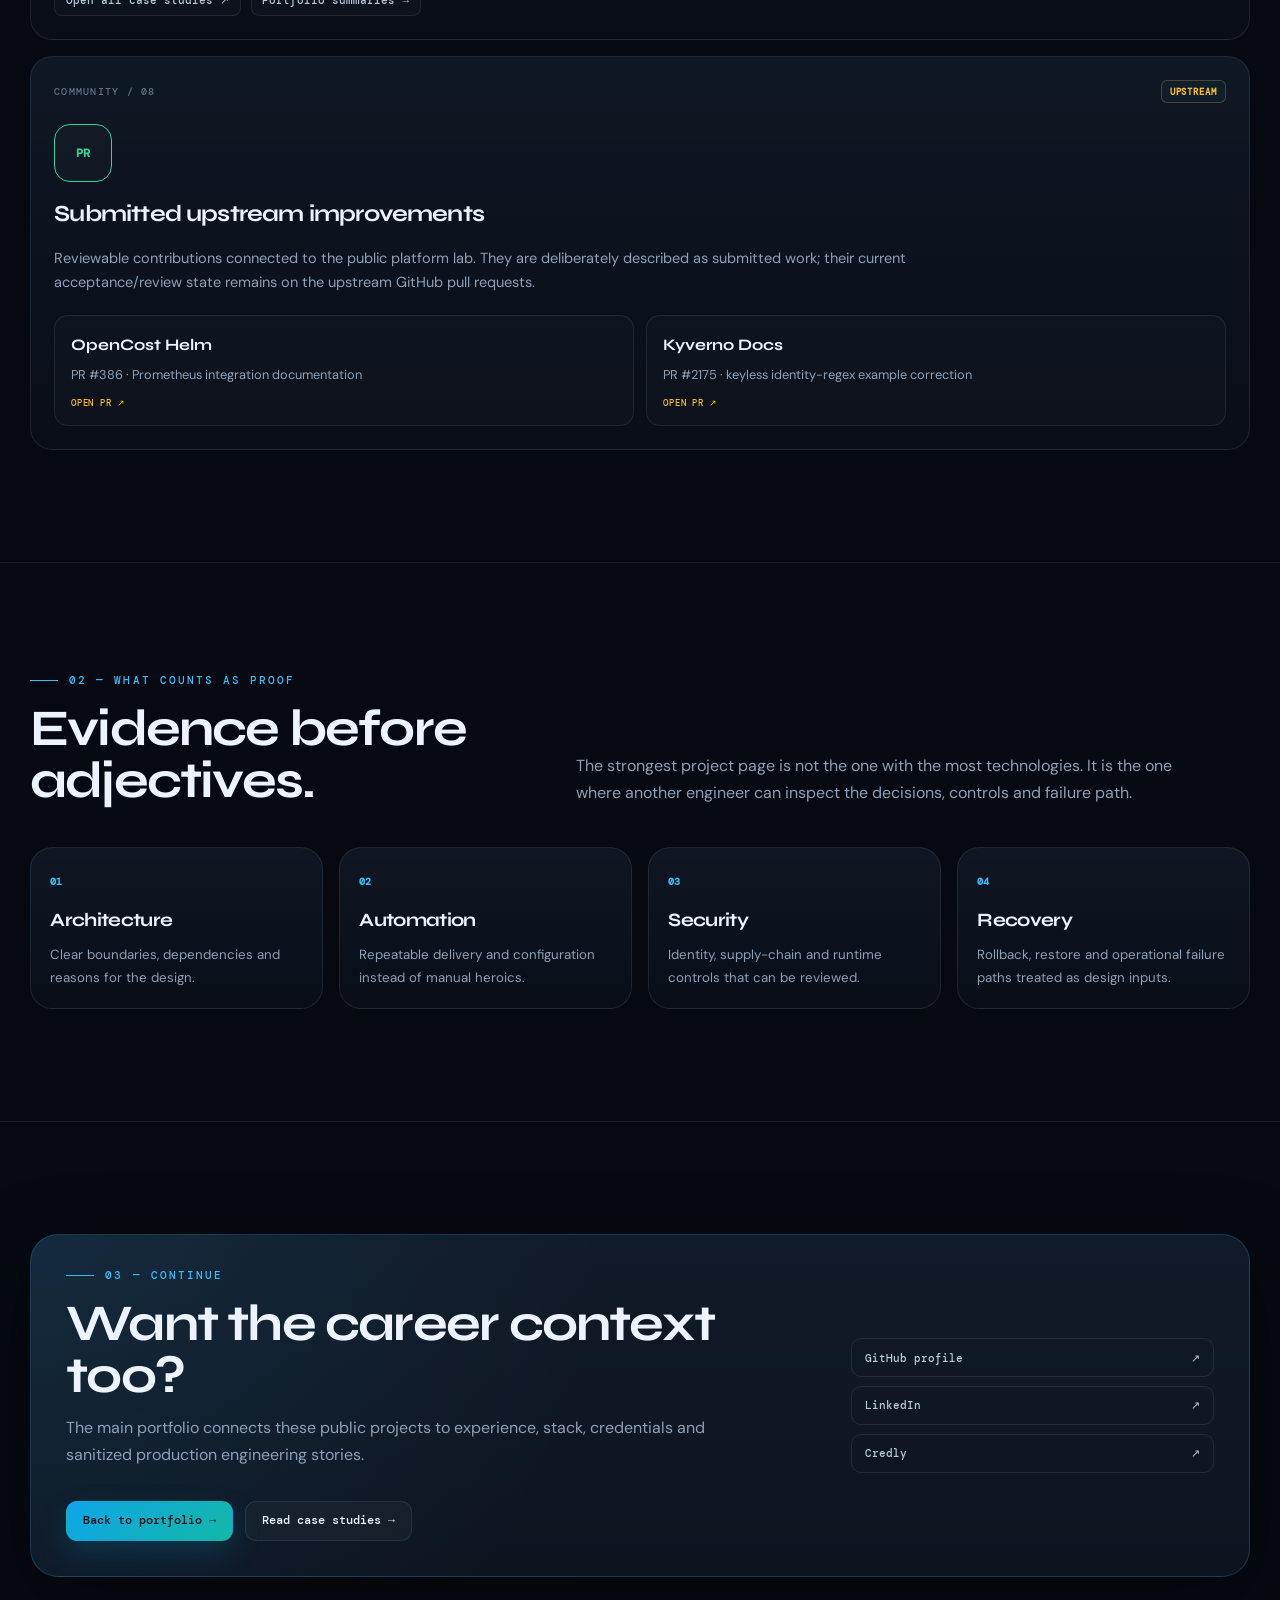
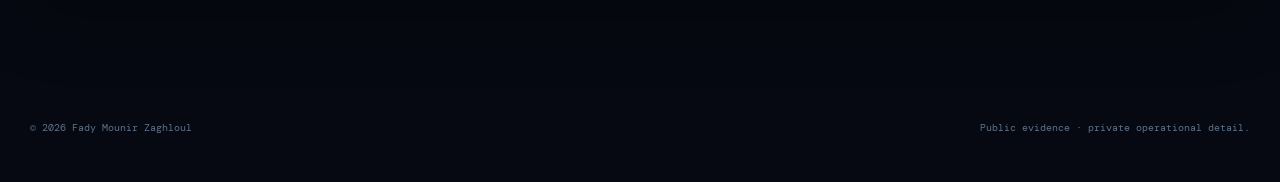
<file: projects.html>
<!DOCTYPE html>
<html lang="en">
<head>
  <meta charset="UTF-8">
  <meta name="viewport" content="width=device-width,initial-scale=1">
  <title>Projects — Fady Mounir Zaghloul</title>
  <meta name="description" content="Curated public engineering projects by Fady Mounir Zaghloul across platform engineering, DevSecOps, infrastructure as code, automation, reliability and security evidence.">
  <meta name="theme-color" content="#060911">
  <link rel="canonical" href="https://fadyy2k.github.io/portfolio/projects.html">
  <link rel="icon" type="image/svg+xml" href="assets/favicon.svg">
  <meta property="og:type" content="website">
  <meta property="og:url" content="https://fadyy2k.github.io/portfolio/projects.html">
  <meta property="og:title" content="Projects — Fady Mounir Zaghloul">
  <meta property="og:description" content="Public engineering evidence across platform engineering, DevSecOps, automation, security and reliability.">
  <meta property="og:image" content="https://fadyy2k.github.io/portfolio/assets/og-image.png">
  <meta property="og:image:alt" content="Fady Mounir Zaghloul engineering projects">
  <meta name="twitter:card" content="summary_large_image">
  <meta name="twitter:title" content="Projects — Fady Mounir Zaghloul">
  <meta name="twitter:description" content="Curated public engineering projects with architecture, controls, failure handling and evidence.">
  <meta name="twitter:image" content="https://fadyy2k.github.io/portfolio/assets/og-image.png">
  <link rel="preconnect" href="https://fonts.googleapis.com">
  <link rel="preconnect" href="https://fonts.gstatic.com" crossorigin>
  <link href="https://fonts.googleapis.com/css2?family=Syne:wght@500;600;700;800&family=DM+Mono:wght@300;400;500&family=DM+Sans:ital,wght@0,300;0,400;0,500;0,600;1,400&display=swap" rel="stylesheet">
  <link rel="stylesheet" href="assets/style.css">
</head>
<body>
<a class="skip" href="#main-content">Skip to content</a>
<div class="nav-wrap"><nav class="nav" aria-label="Primary navigation">
  <a class="brand" href="index.html"><span class="brand-mark">FZ</span><span>Fady Mounir</span></a>
  <ul class="nav-links" id="primary-nav">
    <li><a href="index.html">Home</a></li>
    <li><a class="active" href="projects.html">Projects</a></li>
    <li><a href="index.html#case-studies">Case Studies</a></li>
    <li><a href="index.html#experience">Experience</a></li>
    <li><a href="index.html#skills">Stack</a></li>
    <li><a href="index.html#certifications">Credentials</a></li>
  </ul>
  <div class="nav-actions"><a class="icon-btn" href="https://github.com/fadyy2k" target="_blank" rel="noopener noreferrer">GitHub ↗</a><a class="nav-cta" href="index.html#contact">Contact →</a><button class="icon-btn menu" type="button" aria-controls="primary-nav" aria-expanded="false">Menu</button></div>
</nav></div>

<main id="main-content">
<section class="projects-hero">
  <div class="container">
    <div class="projects-hero-grid">
      <div class="reveal">
        <div class="eyebrow">Engineering map / public evidence</div>
        <h1>Projects that show <span class="accent">how I think.</span></h1>
        <p class="lede projects-lede">Not a wall of badges. Each item exposes a different engineering concern: architecture, delivery, security controls, automation, failure handling, observability or reviewable evidence.</p>
        <div class="cta-row"><a class="btn primary" href="#project-map">Explore the map ↓</a><a class="btn soft" href="https://github.com/fadyy2k?tab=repositories" target="_blank" rel="noopener noreferrer">All public repositories ↗</a></div>
      </div>
      <div class="project-radar reveal" aria-label="Project evidence model">
        <div class="radar-core"><span>FZ</span><small>ENGINEERING</small></div>
        <div class="radar-ring r1"></div><div class="radar-ring r2"></div><div class="radar-ring r3"></div>
        <span class="radar-label rl1">PLATFORM</span><span class="radar-label rl2">SECURITY</span><span class="radar-label rl3">DELIVERY</span><span class="radar-label rl4">RECOVERY</span>
        <i class="radar-ping p1"></i><i class="radar-ping p2"></i><i class="radar-ping p3"></i>
      </div>
    </div>
    <div class="project-summary reveal">
      <div><b>01</b><span>Flagship platform</span></div>
      <div><b>06</b><span>Sanitized case studies</span></div>
      <div><b>04</b><span>Focused public labs</span></div>
      <div><b>02</b><span>Submitted upstream PRs</span></div>
    </div>
  </div>
</section>

<div class="divider"></div>
<section class="section" id="project-map"><div class="container">
  <div class="section-head reveal"><div><div class="eyebrow">01 — Project map</div><h2>From architecture to evidence.</h2></div><p>Use the filters to focus on a discipline. The page deliberately prioritizes maintained, public engineering work over archived exercises or private commercial repositories.</p></div>
  <div class="project-filters reveal" aria-label="Filter projects">
    <button class="filter-chip active" type="button" data-project-filter="all">All</button>
    <button class="filter-chip" type="button" data-project-filter="platform">Platform</button>
    <button class="filter-chip" type="button" data-project-filter="devsecops">DevSecOps</button>
    <button class="filter-chip" type="button" data-project-filter="automation">Automation</button>
    <button class="filter-chip" type="button" data-project-filter="evidence">Evidence</button>
  </div>

  <div class="projects-catalog">
    <article class="catalog-card flagship-catalog reveal" data-project-tags="platform devsecops evidence">
      <div class="catalog-top"><span class="catalog-index">PROJECT / 01</span><span class="status-pill live">FLAGSHIP</span></div>
      <div class="catalog-icon platform-icon" aria-hidden="true"><span></span><span></span><span></span></div>
      <h3>AWS EKS GitOps Platform</h3>
      <p class="catalog-desc">A production-style platform reference that connects Terraform, GitHub OIDC, GitOps, signed artifacts, admission policy, runtime security, observability, SLOs, cost visibility and disaster-recovery patterns.</p>
      <div class="evidence-row"><span>ARCHITECTURE</span><span>RUNTIME TESTS</span><span>RELEASES</span><span>RUNBOOKS</span></div>
      <div class="tags"><span class="tag">Terraform</span><span class="tag">Kubernetes</span><span class="tag">Argo CD</span><span class="tag">Cosign</span><span class="tag">Kyverno</span><span class="tag">Falco</span><span class="tag">Prometheus</span><span class="tag">OpenCost</span></div>
      <div class="catalog-links"><a href="https://fadyy2k.github.io/platform-engineering-eks-gitops/" target="_blank" rel="noopener noreferrer">Documentation ↗</a><a href="https://fadyy2k.github.io/platform-engineering-eks-gitops/LOCAL_RUNTIME/" target="_blank" rel="noopener noreferrer">Runtime evidence ↗</a><a href="https://github.com/fadyy2k/platform-engineering-eks-gitops" target="_blank" rel="noopener noreferrer">Repository ↗</a></div>
      <p class="catalog-note">Historical local Kubernetes runtime tests are documented. AWS provisioning is not represented as completed.</p>
    </article>

    <article class="catalog-card reveal" data-project-tags="devsecops platform evidence">
      <div class="catalog-top"><span class="catalog-index">PROJECT / 02</span><span class="status-pill">PUBLIC LAB</span></div>
      <div class="catalog-symbol cyan">CI</div>
      <h3>MIND DevSecOps</h3>
      <p class="catalog-desc">End-to-end application delivery lab connecting source controls, Jenkins, secret scanning, code analysis, container security, GitOps, K3s, PostgreSQL and observability.</p>
      <div class="tags"><span class="tag">Jenkins</span><span class="tag">Gitleaks</span><span class="tag">SonarQube</span><span class="tag">Trivy</span><span class="tag">Argo CD</span><span class="tag">CodeQL</span></div>
      <div class="catalog-links"><a href="https://github.com/fadyy2k/depi-mind-app-v2" target="_blank" rel="noopener noreferrer">Repository ↗</a><a href="https://github.com/fadyy2k/depi-mind-app-v2/releases/tag/v1.1.0" target="_blank" rel="noopener noreferrer">Security release ↗</a></div>
    </article>

    <article class="catalog-card reveal" data-project-tags="platform automation">
      <div class="catalog-top"><span class="catalog-index">PROJECT / 03</span><span class="status-pill">IaC LAB</span></div>
      <div class="catalog-symbol violet">TF</div>
      <h3>AWS EKS Infrastructure v2</h3>
      <p class="catalog-desc">Modular Terraform reference for VPC, IAM, security groups, EKS and managed nodes, with validation CI and sanitized inputs designed for review rather than screenshots.</p>
      <div class="tags"><span class="tag">AWS</span><span class="tag">Terraform</span><span class="tag">EKS</span><span class="tag">IAM</span><span class="tag">CI</span></div>
      <div class="catalog-links"><a href="https://github.com/fadyy2k/depi-helloapp-infra-v2" target="_blank" rel="noopener noreferrer">Repository ↗</a></div>
    </article>

    <article class="catalog-card reveal" data-project-tags="automation platform">
      <div class="catalog-top"><span class="catalog-index">PROJECT / 04</span><span class="status-pill">AUTOMATION</span></div>
      <div class="catalog-symbol lime">A</div>
      <h3>Multi-EC2 Ansible Automation</h3>
      <p class="catalog-desc">Role-based automation for a split application/database architecture, covering repeatable configuration, Nginx, service management, backups and syntax validation.</p>
      <div class="tags"><span class="tag">Ansible</span><span class="tag">EC2</span><span class="tag">Nginx</span><span class="tag">Linux</span><span class="tag">Backups</span></div>
      <div class="catalog-links"><a href="https://github.com/fadyy2k/notesapp-multi-ec2-ansible" target="_blank" rel="noopener noreferrer">Repository ↗</a></div>
    </article>

    <article class="catalog-card reveal" data-project-tags="automation devsecops">
      <div class="catalog-top"><span class="catalog-index">PROJECT / 05</span><span class="status-pill">DELIVERY LAB</span></div>
      <div class="catalog-symbol amber">EC2</div>
      <h3>AWS EC2 NotesApp DevOps</h3>
      <p class="catalog-desc">A smaller public deployment lab focused on the mechanics of application delivery to AWS EC2 and the operational path around the application.</p>
      <div class="tags"><span class="tag">AWS</span><span class="tag">EC2</span><span class="tag">DevOps</span><span class="tag">Deployment</span></div>
      <div class="catalog-links"><a href="https://github.com/fadyy2k/aws-ec2-notesapp-devops" target="_blank" rel="noopener noreferrer">Repository ↗</a></div>
    </article>

    <article class="catalog-card reveal" data-project-tags="devsecops evidence">
      <div class="catalog-top"><span class="catalog-index">PROJECT / 06</span><span class="status-pill">SHOWCASE</span></div>
      <div class="catalog-symbol red">SEC</div>
      <h3>DevSecOps Visual Showcase</h3>
      <p class="catalog-desc">A compact public showcase that helps navigate the DevSecOps work and supporting evidence without mixing it with private operational environments.</p>
      <div class="tags"><span class="tag">DevSecOps</span><span class="tag">Security</span><span class="tag">Evidence</span></div>
      <div class="catalog-links"><a href="https://github.com/fadyy2k/depi-devsecops-showcase" target="_blank" rel="noopener noreferrer">Repository ↗</a></div>
    </article>

    <article class="catalog-card wide-catalog reveal" data-project-tags="evidence platform">
      <div class="catalog-top"><span class="catalog-index">EVIDENCE / 07</span><span class="status-pill evidence">CASE STUDIES</span></div>
      <div class="catalog-symbol cyan">06</div>
      <h3>Sanitized Engineering Case Studies</h3>
      <p class="catalog-desc">Six public architecture stories covering multi-tenant SaaS, PostgreSQL replication, cloud migration with rollback, observability, identity hardening and local-first internal AI — written to expose decisions and trade-offs without exposing production secrets.</p>
      <div class="case-mini-grid"><span>Multi-tenant SaaS</span><span>Cross-site PostgreSQL</span><span>Migration + rollback</span><span>Observability</span><span>Identity hardening</span><span>Local-first AI</span></div>
      <div class="catalog-links"><a href="https://github.com/fadyy2k/engineering-case-studies" target="_blank" rel="noopener noreferrer">Open all case studies ↗</a><a href="index.html#case-studies">Portfolio summaries →</a></div>
    </article>

    <article class="catalog-card wide-catalog reveal" data-project-tags="evidence devsecops">
      <div class="catalog-top"><span class="catalog-index">COMMUNITY / 08</span><span class="status-pill upstream">UPSTREAM</span></div>
      <div class="catalog-symbol lime">PR</div>
      <h3>Submitted upstream improvements</h3>
      <p class="catalog-desc">Reviewable contributions connected to the public platform lab. They are deliberately described as submitted work; their current acceptance/review state remains on the upstream GitHub pull requests.</p>
      <div class="upstream-grid"><a href="https://github.com/opencost/opencost-helm-chart/pull/386" target="_blank" rel="noopener noreferrer"><strong>OpenCost Helm</strong><span>PR #386 · Prometheus integration documentation</span><b>OPEN PR ↗</b></a><a href="https://github.com/kyverno/website/pull/2175" target="_blank" rel="noopener noreferrer"><strong>Kyverno Docs</strong><span>PR #2175 · keyless identity-regex example correction</span><b>OPEN PR ↗</b></a></div>
    </article>
  </div>
</div></section>

<div class="divider"></div>
<section class="section"><div class="container">
  <div class="projects-principles">
    <div class="section-head reveal"><div><div class="eyebrow">02 — What counts as proof</div><h2>Evidence before adjectives.</h2></div><p>The strongest project page is not the one with the most technologies. It is the one where another engineer can inspect the decisions, controls and failure path.</p></div>
    <div class="principle-grid">
      <article class="card principle reveal"><span>01</span><h3>Architecture</h3><p>Clear boundaries, dependencies and reasons for the design.</p></article>
      <article class="card principle reveal"><span>02</span><h3>Automation</h3><p>Repeatable delivery and configuration instead of manual heroics.</p></article>
      <article class="card principle reveal"><span>03</span><h3>Security</h3><p>Identity, supply-chain and runtime controls that can be reviewed.</p></article>
      <article class="card principle reveal"><span>04</span><h3>Recovery</h3><p>Rollback, restore and operational failure paths treated as design inputs.</p></article>
    </div>
  </div>
</div></section>

<div class="divider"></div>
<section class="section"><div class="container">
  <div class="contact-card reveal"><div><div class="eyebrow">03 — Continue</div><h2>Want the career context too?</h2><p>The main portfolio connects these public projects to experience, stack, credentials and sanitized production engineering stories.</p><div class="cta-row"><a class="btn primary" href="index.html">Back to portfolio →</a><a class="btn soft" href="index.html#case-studies">Read case studies →</a></div></div><div class="contact-links"><a href="https://github.com/fadyy2k" target="_blank" rel="noopener noreferrer"><span>GitHub profile</span><span>↗</span></a><a href="https://www.linkedin.com/in/fady-mounir-601331b6/" target="_blank" rel="noopener noreferrer"><span>LinkedIn</span><span>↗</span></a><a href="https://www.credly.com/users/fady-mounir-zaghloul" target="_blank" rel="noopener noreferrer"><span>Credly</span><span>↗</span></a></div></div>
</div></section>
</main>
<footer class="container"><span>© <span data-year></span> Fady Mounir Zaghloul</span><span>Public evidence · private operational detail.</span></footer>
<script src="assets/app.js" defer></script>
</body>
</html>
</file>
<file: assets/style.css>
:root{
  --bg:#060911;--bg2:#090e18;--panel:#0d1420;--panel2:#111a28;
  --text:#edf4ff;--muted:#8ca0b8;--dim:#5f7289;--line:rgba(148,163,184,.14);
  --cyan:#38bdf8;--green:#34d399;--violet:#a78bfa;--amber:#fbbf24;--red:#fb7185;
  --shadow:0 24px 80px rgba(0,0,0,.38);--radius:22px;--mono:'DM Mono',monospace;--display:'Syne',sans-serif;--body:'DM Sans',sans-serif;
}
*{box-sizing:border-box;margin:0;padding:0}
html{scroll-behavior:smooth;scroll-padding-top:88px}
body{background:
  radial-gradient(circle at 12% 8%,rgba(56,189,248,.08),transparent 28rem),
  radial-gradient(circle at 88% 16%,rgba(167,139,250,.07),transparent 30rem),
  var(--bg);color:var(--text);font-family:var(--body);line-height:1.68;overflow-x:hidden}
body::before{content:"";position:fixed;inset:0;pointer-events:none;z-index:-2;background-image:linear-gradient(rgba(255,255,255,.018) 1px,transparent 1px),linear-gradient(90deg,rgba(255,255,255,.018) 1px,transparent 1px);background-size:56px 56px;mask-image:linear-gradient(to bottom,rgba(0,0,0,.8),transparent 85%)}
a{color:inherit}.skip{position:absolute;left:-999px}.skip:focus{left:1rem;top:1rem;z-index:999;background:#fff;color:#000;padding:.6rem 1rem;border-radius:8px}
.container{width:min(1220px,calc(100% - 2.4rem));margin:auto}.section{padding:7rem 0}.divider{border-top:1px solid var(--line)}
.eyebrow{font:500 .71rem/1 var(--mono);letter-spacing:.18em;text-transform:uppercase;color:var(--cyan);display:flex;gap:.7rem;align-items:center;margin-bottom:1rem}.eyebrow::before{content:"";width:28px;height:1px;background:currentColor}
h1,h2,h3{font-family:var(--display);letter-spacing:-.035em}h1{font-size:clamp(3.1rem,7.5vw,6.8rem);line-height:.94}h2{font-size:clamp(2.15rem,4vw,3.55rem);line-height:1.02}h3{font-size:1.18rem}.lede{font-size:1.07rem;color:var(--muted);max-width:720px}.accent{background:linear-gradient(110deg,#fff 4%,var(--cyan) 45%,#78e6d0 78%);-webkit-background-clip:text;background-clip:text;color:transparent}

/* Navigation */
.nav-wrap{position:fixed;top:0;left:0;right:0;z-index:100;padding:.8rem 0}.nav{width:min(1220px,calc(100% - 2.4rem));margin:auto;display:flex;align-items:center;justify-content:space-between;gap:1rem;padding:.72rem .8rem .72rem 1rem;background:rgba(6,9,17,.76);backdrop-filter:blur(22px);border:1px solid var(--line);border-radius:16px;box-shadow:0 10px 40px rgba(0,0,0,.2)}
.brand{font-family:var(--display);font-weight:800;text-decoration:none;display:flex;align-items:center;gap:.65rem}.brand-mark{width:30px;height:30px;border-radius:9px;display:grid;place-items:center;background:linear-gradient(135deg,rgba(56,189,248,.2),rgba(52,211,153,.16));border:1px solid rgba(56,189,248,.3);font:600 .68rem var(--mono);color:var(--cyan)}
.nav-links{display:flex;align-items:center;gap:1.45rem;list-style:none}.nav-links a{text-decoration:none;font:400 .68rem var(--mono);letter-spacing:.08em;text-transform:uppercase;color:var(--muted);transition:.2s}.nav-links a:hover,.nav-links a.active{color:var(--text)}.nav-links a.active{color:var(--cyan)}
.nav-actions{display:flex;align-items:center;gap:.6rem}.icon-btn,.nav-cta{border:1px solid var(--line);background:rgba(255,255,255,.025);color:var(--text);text-decoration:none;border-radius:10px;font:500 .7rem var(--mono);padding:.58rem .78rem}.nav-cta{background:var(--text);color:#07101a;border-color:var(--text)}.menu{display:none}

/* Hero */
.hero{min-height:100vh;padding:9rem 0 5rem;display:grid;align-items:center;position:relative}.hero-grid{display:grid;grid-template-columns:minmax(0,1.12fr) minmax(390px,.88fr);gap:4rem;align-items:center}.identity{display:flex;align-items:center;gap:.9rem;margin-bottom:1.45rem}.avatar{width:58px;height:58px;border-radius:18px;object-fit:cover;border:1px solid rgba(255,255,255,.18);box-shadow:0 12px 30px rgba(0,0,0,.35)}.identity strong{font-family:var(--display);font-size:.98rem}.identity small{display:block;color:var(--muted);font:400 .68rem var(--mono);margin-top:.2rem}.avail{display:inline-flex;align-items:center;gap:.4rem;color:var(--green);font:500 .64rem var(--mono);margin-top:.35rem}.pulse{width:7px;height:7px;background:var(--green);border-radius:50%;box-shadow:0 0 0 0 rgba(52,211,153,.5);animation:pulse 2.2s infinite}@keyframes pulse{60%{box-shadow:0 0 0 8px rgba(52,211,153,0)}100%{box-shadow:0 0 0 0 rgba(52,211,153,0)}}
.hero-copy h1{max-width:760px}.hero-role{margin:1.4rem 0 1.1rem;font:500 .76rem var(--mono);text-transform:uppercase;letter-spacing:.12em;color:#b9c7d8}.hero-desc{font-size:1.08rem;color:var(--muted);max-width:700px}.cta-row{display:flex;gap:.75rem;flex-wrap:wrap;margin-top:2rem}.btn{display:inline-flex;align-items:center;gap:.5rem;padding:.72rem 1rem;border-radius:11px;border:1px solid var(--line);text-decoration:none;font:500 .72rem var(--mono);transition:.2s}.btn:hover{transform:translateY(-2px);border-color:rgba(56,189,248,.45)}.btn.primary{background:linear-gradient(135deg,#0ea5e9,#14b8a6);border-color:transparent;color:#041014;box-shadow:0 12px 30px rgba(14,165,233,.18)}.btn.soft{background:rgba(255,255,255,.03)}
.terminal{position:relative;border:1px solid rgba(148,163,184,.18);border-radius:24px;background:linear-gradient(180deg,rgba(17,26,40,.92),rgba(9,14,24,.94));box-shadow:var(--shadow);overflow:hidden;isolation:isolate}.terminal::after{content:"";position:absolute;inset:-40%;background:radial-gradient(circle,rgba(56,189,248,.12),transparent 36%);transform:translate(36%,-35%);z-index:-1}.term-head{display:flex;align-items:center;justify-content:space-between;padding:.85rem 1rem;border-bottom:1px solid var(--line);background:rgba(255,255,255,.02)}.dots{display:flex;gap:.38rem}.dots i{width:8px;height:8px;border-radius:50%;background:#36485d}.dots i:first-child{background:#fb7185}.dots i:nth-child(2){background:#fbbf24}.dots i:nth-child(3){background:#34d399}.term-head span{font:400 .62rem var(--mono);color:var(--dim)}.term-body{padding:1.35rem 1.35rem 1.5rem;font:400 .74rem/1.9 var(--mono);color:#a8b8ca}.prompt{color:var(--green)}.cmd{color:var(--text)}.value{color:#7dd3fc}.term-line{display:grid;grid-template-columns:88px 1fr;gap:.7rem}.term-line span:first-child{color:var(--dim)}.pipeline{margin-top:1.2rem;padding-top:1.15rem;border-top:1px dashed var(--line);display:flex;align-items:center;gap:.45rem;flex-wrap:wrap}.node{font:500 .61rem var(--mono);padding:.3rem .48rem;border-radius:6px;border:1px solid rgba(56,189,248,.18);background:rgba(56,189,248,.05);color:#9bdcf8}.arrow{color:var(--dim)}
.hero-strip{grid-column:1/-1;margin-top:1rem;display:grid;grid-template-columns:repeat(4,1fr);border:1px solid var(--line);border-radius:18px;background:rgba(255,255,255,.018);overflow:hidden}.metric{padding:1.05rem 1.2rem}.metric:not(:last-child){border-right:1px solid var(--line)}.metric b{font:700 1.25rem var(--display);display:block}.metric span{font:400 .62rem var(--mono);color:var(--dim);text-transform:uppercase;letter-spacing:.08em}

/* Headers / cards */
.section-head{display:grid;grid-template-columns:.85fr 1.15fr;gap:3rem;align-items:end;margin-bottom:2.5rem}.section-head p{color:var(--muted);max-width:620px}.card{background:linear-gradient(180deg,rgba(17,26,40,.82),rgba(10,15,25,.9));border:1px solid var(--line);border-radius:var(--radius);position:relative;overflow:hidden;transition:.28s ease}.card:hover{transform:translateY(-4px);border-color:rgba(56,189,248,.28);box-shadow:0 20px 70px rgba(0,0,0,.28)}.card::before{content:"";position:absolute;inset:0;pointer-events:none;background:radial-gradient(360px circle at var(--mx,50%) var(--my,0%),rgba(56,189,248,.08),transparent 48%);opacity:0;transition:.2s}.card:hover::before{opacity:1}.kicker{font:500 .62rem var(--mono);letter-spacing:.12em;text-transform:uppercase;color:var(--cyan)}.tags{display:flex;flex-wrap:wrap;gap:.38rem;margin-top:1rem}.tag{font:400 .6rem var(--mono);padding:.28rem .48rem;border:1px solid var(--line);border-radius:6px;color:#9db0c5;background:rgba(255,255,255,.018)}.link-row{display:flex;flex-wrap:wrap;gap:.65rem;margin-top:1.25rem}.text-link{font:500 .68rem var(--mono);text-decoration:none;color:#a8c7db}.text-link:hover{color:var(--cyan)}

/* Engineering */
.project-grid{display:grid;grid-template-columns:repeat(12,1fr);gap:1rem}.project{padding:1.6rem;min-height:240px;display:flex;flex-direction:column}.project h3{font-size:1.35rem;margin:.65rem 0}.project p{color:var(--muted);font-size:.9rem}.project .link-row{margin-top:auto;padding-top:1rem}.flagship{grid-column:span 7;min-height:360px}.flagship h3{font-size:2rem;max-width:520px}.flagship .arch{margin:1.4rem 0 .2rem;display:grid;grid-template-columns:repeat(4,1fr);gap:.6rem}.arch div{padding:.7rem;border:1px solid var(--line);border-radius:10px;background:rgba(255,255,255,.018)}.arch b{display:block;font:600 .65rem var(--mono);color:#cfe8f5}.arch small{font:.58rem var(--mono);color:var(--dim)}.mind{grid-column:span 5}.infra,.ansible,.oss{grid-column:span 4}.oss{border-color:rgba(52,211,153,.2)}.oss .kicker{color:var(--green)}
.case-grid{display:grid;grid-template-columns:repeat(3,1fr);gap:1rem}.case{padding:1.25rem;text-decoration:none;min-height:170px}.case .num{font:500 .63rem var(--mono);color:var(--dim)}.case h3{margin:.8rem 0 .45rem}.case p{font-size:.83rem;color:var(--muted)}

/* Experience */
.timeline{display:grid;gap:.8rem}.role{display:grid;grid-template-columns:180px 1fr;gap:1.7rem;padding:1.5rem 0;border-top:1px solid var(--line)}.role time{font:500 .68rem var(--mono);color:var(--dim)}.role-head{display:flex;align-items:flex-start;justify-content:space-between;gap:1rem}.role-head h3{font-size:1.24rem}.company{font:500 .72rem var(--mono);color:var(--green);margin:.35rem 0 .8rem}.role ul{display:grid;gap:.35rem;list-style:none;color:var(--muted);font-size:.89rem}.role li{padding-left:1rem;position:relative}.role li::before{content:"›";position:absolute;left:0;color:var(--cyan)}.current{font:500 .57rem var(--mono);padding:.23rem .45rem;border:1px solid rgba(52,211,153,.25);color:var(--green);border-radius:5px;text-transform:uppercase;letter-spacing:.08em}

/* Stack */
.stack-grid{display:grid;grid-template-columns:repeat(4,1fr);gap:1rem}.stack{padding:1.2rem}.stack h3{font-size:1rem;margin-bottom:.75rem}.stack p{font:400 .68rem/1.9 var(--mono);color:#93a8bf}.stack strong{color:var(--text)}

/* engagements */
.engagements{border:1px solid var(--line);border-radius:var(--radius);background:rgba(255,255,255,.018);overflow:hidden}.engagements-head{padding:1.05rem 1.35rem;border-bottom:1px solid var(--line);display:flex;justify-content:space-between;gap:1rem;font:600 .72rem var(--mono);color:#bfd0df}.engagements-head span:last-child{font-size:.56rem;letter-spacing:.1em;color:var(--green)}.eng-grid{display:grid;grid-template-columns:repeat(2,1fr);gap:.8rem;padding:1rem}.eng{padding:1rem;border:1px solid var(--line);border-radius:14px;background:var(--panel)}.eng h3{font-size:.96rem;margin:.35rem 0}.eng p{font-size:.82rem;color:var(--muted)}

/* credentials */
.cert-grid{display:grid;grid-template-columns:repeat(3,1fr);gap:1rem}.cert{padding:1.25rem}.cert strong{font-family:var(--display);display:block;font-size:1rem}.cert span{display:block;font:400 .65rem var(--mono);color:var(--muted);margin-top:.35rem}.cert .vendor{color:var(--cyan);text-transform:uppercase;letter-spacing:.1em;font-size:.58rem;margin-bottom:.65rem}.edu-grid{display:grid;grid-template-columns:1fr 1fr;gap:1rem}.edu{padding:1.4rem}.edu p{color:var(--muted);font-size:.88rem;margin-top:.45rem}

/* Contact */
.contact-card{display:grid;grid-template-columns:1.35fr .65fr;gap:2rem;align-items:center;padding:2.2rem;border:1px solid rgba(56,189,248,.2);border-radius:28px;background:radial-gradient(circle at 0 0,rgba(56,189,248,.1),transparent 45%),linear-gradient(180deg,var(--panel2),var(--panel));box-shadow:var(--shadow)}.contact-card h2{margin-bottom:.8rem}.contact-card p{color:var(--muted);max-width:650px}.contact-links{display:grid;gap:.55rem}.contact-links a{display:flex;justify-content:space-between;padding:.72rem .8rem;border:1px solid var(--line);border-radius:10px;text-decoration:none;font:500 .67rem var(--mono);color:#b9c9da}.contact-links a:hover{border-color:rgba(56,189,248,.35);color:var(--cyan)}
footer{padding:2rem 0 3rem;color:var(--dim);font:400 .61rem var(--mono);display:flex;justify-content:space-between;gap:1rem}.reveal{opacity:0;transform:translateY(18px);transition:opacity .65s ease,transform .65s ease}.reveal.visible{opacity:1;transform:none}

@media(max-width:980px){.nav-links{display:none;position:absolute;left:1.2rem;right:1.2rem;top:76px;flex-direction:column;align-items:flex-start;padding:1rem;background:rgba(6,9,17,.97);border:1px solid var(--line);border-radius:14px}.nav-links.open{display:flex}.menu{display:inline-flex}.nav-cta{display:none}.hero-grid{grid-template-columns:1fr}.hero{padding-top:8.5rem}.terminal{max-width:680px}.section-head{grid-template-columns:1fr;gap:1rem}.flagship,.mind{grid-column:span 12}.infra,.ansible,.oss{grid-column:span 6}.stack-grid{grid-template-columns:repeat(2,1fr)}.cert-grid{grid-template-columns:repeat(2,1fr)}.contact-card{grid-template-columns:1fr}}
@media(max-width:680px){.container,.nav{width:min(100% - 1.2rem,1220px)}.section{padding:4.5rem 0}.hero{padding-top:7.5rem}.hero-grid{gap:2rem}.hero-strip{grid-template-columns:1fr 1fr}.metric:nth-child(2){border-right:0}.metric:nth-child(-n+2){border-bottom:1px solid var(--line)}.flagship,.mind,.infra,.ansible,.oss{grid-column:span 12}.flagship .arch{grid-template-columns:1fr 1fr}.case-grid,.stack-grid,.cert-grid,.edu-grid,.eng-grid{grid-template-columns:1fr}.role{grid-template-columns:1fr;gap:.55rem}.contact-card{padding:1.4rem}footer{flex-direction:column}.terminal{border-radius:18px}.term-body{padding:1rem;font-size:.68rem}.term-line{grid-template-columns:70px 1fr}.nav-actions .icon-btn:not(.menu){display:none}}
@media(prefers-reduced-motion:reduce){*{scroll-behavior:auto!important;animation:none!important;transition:none!important}.reveal{opacity:1;transform:none}}


/* Projects hub */
.projects-hero{min-height:84vh;padding:10rem 0 5rem;display:grid;align-items:center;position:relative;overflow:hidden}
.projects-hero::after{content:"";position:absolute;width:34rem;height:34rem;border-radius:50%;right:-12rem;top:6rem;background:radial-gradient(circle,rgba(167,139,250,.11),transparent 68%);pointer-events:none}
.projects-hero-grid{display:grid;grid-template-columns:minmax(0,1.08fr) minmax(360px,.72fr);gap:4rem;align-items:center}
.projects-hero h1{max-width:820px}.projects-lede{margin-top:1.4rem}
.project-radar{width:min(430px,100%);aspect-ratio:1;justify-self:end;position:relative;display:grid;place-items:center}
.radar-core{width:104px;height:104px;border-radius:28px;display:grid;place-items:center;align-content:center;background:linear-gradient(145deg,rgba(56,189,248,.16),rgba(167,139,250,.14));border:1px solid rgba(125,211,252,.35);box-shadow:0 0 55px rgba(56,189,248,.12);z-index:4}
.radar-core span{font:800 2rem var(--display);line-height:1}.radar-core small{font:500 .55rem var(--mono);letter-spacing:.14em;color:var(--cyan);margin-top:.35rem}
.radar-ring{position:absolute;border:1px solid rgba(148,163,184,.16);border-radius:50%}.r1{width:42%;height:42%;animation:radarSpin 15s linear infinite}.r2{width:67%;height:67%;border-style:dashed;animation:radarSpin 24s linear infinite reverse}.r3{width:92%;height:92%;border-color:rgba(56,189,248,.12);animation:radarSpin 36s linear infinite}
.radar-ring::before,.radar-ring::after{content:"";position:absolute;width:7px;height:7px;border-radius:50%;background:var(--cyan);box-shadow:0 0 18px rgba(56,189,248,.8)}.radar-ring::before{left:50%;top:-4px}.radar-ring::after{right:8%;bottom:20%;background:var(--violet);box-shadow:0 0 18px rgba(167,139,250,.7)}
@keyframes radarSpin{to{transform:rotate(360deg)}}
.radar-label{position:absolute;font:500 .57rem var(--mono);letter-spacing:.12em;color:var(--dim);z-index:5}.rl1{top:8%;left:38%}.rl2{right:0;top:43%}.rl3{bottom:7%;left:38%}.rl4{left:0;top:43%}
.radar-ping{position:absolute;width:8px;height:8px;border-radius:50%;background:var(--green);box-shadow:0 0 0 0 rgba(52,211,153,.45);animation:radarPing 2.6s infinite}.p1{left:28%;top:27%}.p2{right:27%;bottom:28%;animation-delay:.9s;background:var(--cyan)}.p3{right:20%;top:29%;animation-delay:1.7s;background:var(--violet)}
@keyframes radarPing{60%{box-shadow:0 0 0 12px rgba(52,211,153,0)}100%{box-shadow:0 0 0 0 rgba(52,211,153,0)}}
.project-summary{margin-top:2rem;display:grid;grid-template-columns:repeat(4,1fr);border:1px solid var(--line);border-radius:18px;background:rgba(255,255,255,.018);overflow:hidden}.project-summary>div{padding:1rem 1.2rem}.project-summary>div:not(:last-child){border-right:1px solid var(--line)}.project-summary b{font:800 1.35rem var(--display);display:block}.project-summary span{font:400 .6rem var(--mono);text-transform:uppercase;letter-spacing:.08em;color:var(--dim)}
.project-filters{display:flex;flex-wrap:wrap;gap:.55rem;margin:-.5rem 0 1.5rem}.filter-chip{border:1px solid var(--line);background:rgba(255,255,255,.018);color:var(--muted);border-radius:999px;padding:.5rem .8rem;font:500 .65rem var(--mono);cursor:pointer;transition:.2s}.filter-chip:hover,.filter-chip.active{border-color:rgba(56,189,248,.38);color:var(--text);background:rgba(56,189,248,.07)}
.projects-catalog{display:grid;grid-template-columns:repeat(12,1fr);gap:1rem}.catalog-card{grid-column:span 6;position:relative;padding:1.45rem;border-radius:22px;border:1px solid var(--line);background:linear-gradient(180deg,rgba(17,26,40,.88),rgba(9,14,24,.94));overflow:hidden;transition:transform .25s ease,border-color .25s ease,opacity .2s ease}.catalog-card:hover{transform:translateY(-4px);border-color:rgba(56,189,248,.28)}.catalog-card.filtered-out{display:none}.flagship-catalog{grid-column:span 12;min-height:370px;padding:1.7rem;background:radial-gradient(circle at 94% 6%,rgba(167,139,250,.11),transparent 34%),linear-gradient(180deg,rgba(17,26,40,.92),rgba(9,14,24,.96));border-color:rgba(56,189,248,.2)}.wide-catalog{grid-column:span 12}
.catalog-top{display:flex;justify-content:space-between;align-items:center;gap:1rem;margin-bottom:1.3rem}.catalog-index{font:500 .6rem var(--mono);letter-spacing:.13em;color:var(--dim)}.status-pill{font:600 .56rem var(--mono);letter-spacing:.1em;padding:.3rem .5rem;border-radius:6px;border:1px solid rgba(56,189,248,.22);color:var(--cyan);background:rgba(56,189,248,.04)}.status-pill.live{color:var(--green);border-color:rgba(52,211,153,.25);background:rgba(52,211,153,.05)}.status-pill.evidence{color:var(--violet);border-color:rgba(167,139,250,.25)}.status-pill.upstream{color:var(--amber);border-color:rgba(251,191,36,.25)}
.catalog-card h3{font-size:1.45rem;margin:.8rem 0}.flagship-catalog h3{font-size:2.25rem}.catalog-desc{color:var(--muted);font-size:.91rem;max-width:920px}.catalog-note{margin-top:1.15rem;font:400 .62rem/1.6 var(--mono);color:var(--dim)}
.catalog-symbol{width:58px;height:58px;border-radius:16px;display:grid;place-items:center;font:700 .72rem var(--mono);letter-spacing:.04em;border:1px solid currentColor;background:rgba(255,255,255,.02)}.catalog-symbol.cyan{color:var(--cyan)}.catalog-symbol.violet{color:var(--violet)}.catalog-symbol.lime{color:var(--green)}.catalog-symbol.amber{color:var(--amber)}.catalog-symbol.red{color:var(--red)}
.platform-icon{width:86px;height:58px;position:relative}.platform-icon span{position:absolute;width:22px;height:22px;border:1px solid rgba(56,189,248,.6);background:rgba(56,189,248,.06);border-radius:7px}.platform-icon span:nth-child(1){left:0;top:18px}.platform-icon span:nth-child(2){left:31px;top:0;border-color:rgba(167,139,250,.65)}.platform-icon span:nth-child(3){right:0;top:28px;border-color:rgba(52,211,153,.65)}.platform-icon::before,.platform-icon::after{content:"";position:absolute;height:1px;background:linear-gradient(90deg,var(--cyan),var(--violet),var(--green));transform-origin:left center}.platform-icon::before{width:39px;left:18px;top:23px;transform:rotate(-22deg)}.platform-icon::after{width:38px;left:48px;top:20px;transform:rotate(34deg)}
.evidence-row{display:grid;grid-template-columns:repeat(4,1fr);gap:.6rem;margin:1.4rem 0 .2rem}.evidence-row span{padding:.65rem;border:1px solid var(--line);border-radius:9px;font:500 .58rem var(--mono);letter-spacing:.08em;color:#a9bfd2;text-align:center;background:rgba(255,255,255,.016)}
.catalog-links{display:flex;flex-wrap:wrap;gap:.6rem;margin-top:1.2rem}.catalog-links a{font:500 .67rem var(--mono);text-decoration:none;padding:.5rem .68rem;border:1px solid var(--line);border-radius:8px;color:#b7c7d8;background:rgba(255,255,255,.018)}.catalog-links a:hover{color:var(--cyan);border-color:rgba(56,189,248,.34)}
.case-mini-grid{display:grid;grid-template-columns:repeat(3,1fr);gap:.55rem;margin-top:1.2rem}.case-mini-grid span{padding:.65rem .75rem;border:1px solid var(--line);border-radius:9px;font:500 .63rem var(--mono);color:#9fb2c5}
.upstream-grid{display:grid;grid-template-columns:1fr 1fr;gap:.8rem;margin-top:1.2rem}.upstream-grid a{text-decoration:none;border:1px solid var(--line);border-radius:14px;padding:1rem;display:grid;gap:.35rem;background:rgba(255,255,255,.018)}.upstream-grid a:hover{border-color:rgba(251,191,36,.32)}.upstream-grid strong{font-family:var(--display)}.upstream-grid span{font-size:.8rem;color:var(--muted)}.upstream-grid b{font:500 .58rem var(--mono);color:var(--amber);letter-spacing:.08em;margin-top:.35rem}
.principle-grid{display:grid;grid-template-columns:repeat(4,1fr);gap:1rem}.principle{padding:1.2rem}.principle>span{font:600 .62rem var(--mono);color:var(--cyan)}.principle h3{margin:.7rem 0 .45rem}.principle p{color:var(--muted);font-size:.83rem}

@media(max-width:980px){.projects-hero-grid{grid-template-columns:1fr}.project-radar{justify-self:center;width:min(390px,86vw)}.catalog-card{grid-column:span 12}.principle-grid{grid-template-columns:repeat(2,1fr)}}
@media(max-width:680px){.projects-hero{padding-top:8rem}.project-summary{grid-template-columns:1fr 1fr}.project-summary>div:nth-child(2){border-right:0}.project-summary>div:nth-child(-n+2){border-bottom:1px solid var(--line)}.project-radar{width:min(330px,88vw)}.flagship-catalog h3{font-size:1.7rem}.evidence-row{grid-template-columns:1fr 1fr}.case-mini-grid,.upstream-grid,.principle-grid{grid-template-columns:1fr}.catalog-card,.flagship-catalog{padding:1.2rem}}
</file>
